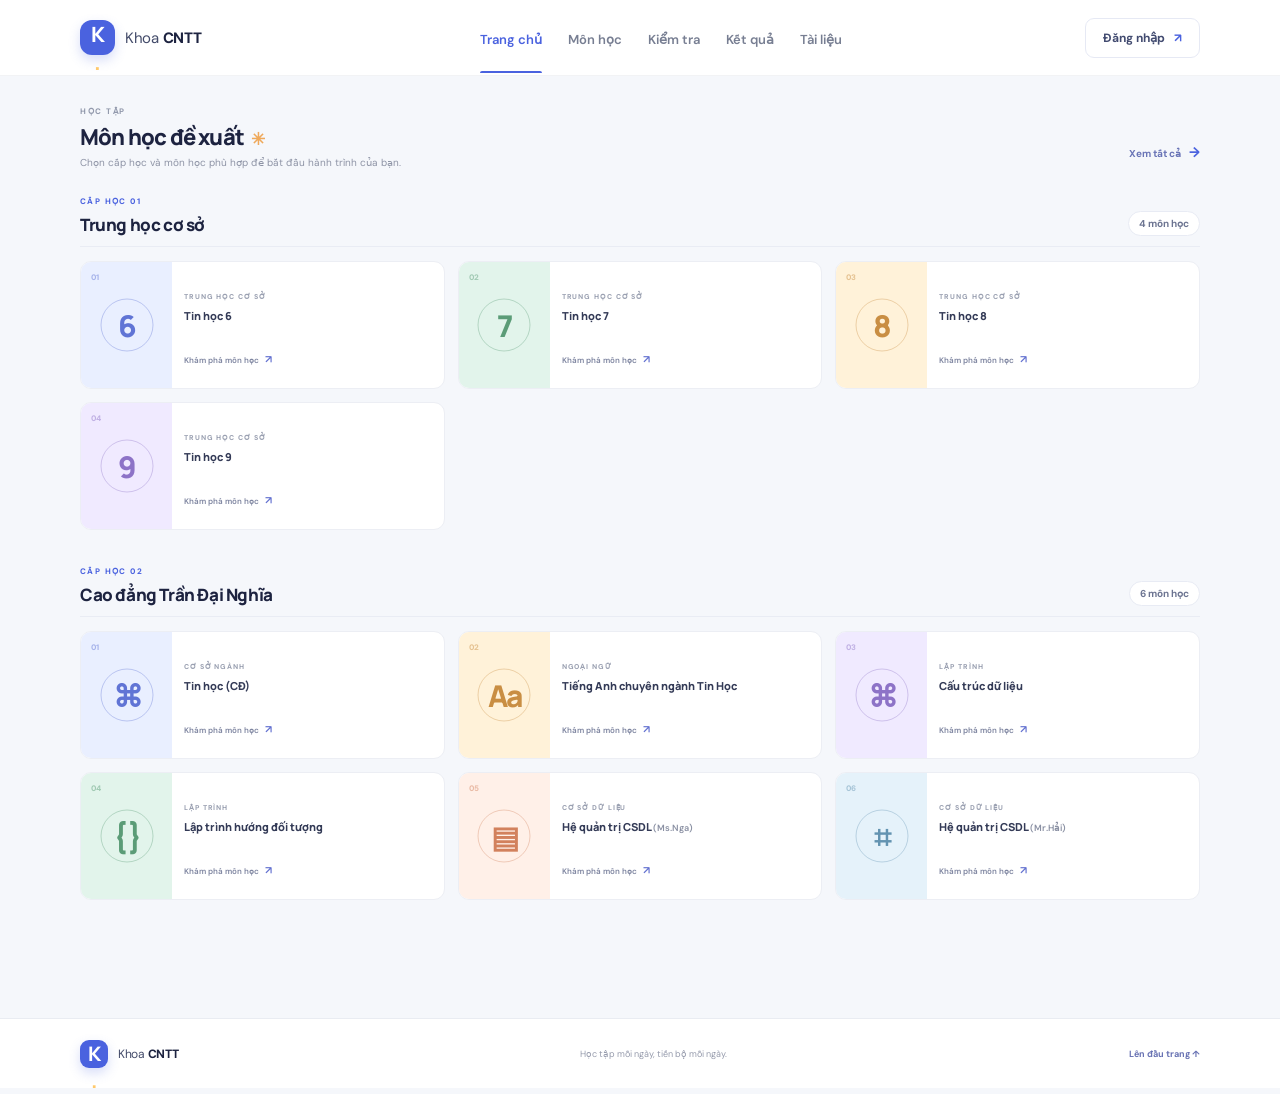
<file: index.html>
<!doctype html>
<html lang="vi">
  <head>
    <meta charset="utf-8">
    <meta name="viewport" content="width=device-width, initial-scale=1">
    <meta name="theme-color" content="#f5f7fb">
    <meta name="description" content="Khoa CNTT — cổng học tập trực tuyến với môn học, tài liệu và bài kiểm tra.">
    <title>Khoa CNTT — Học tập mỗi ngày</title>
    <link rel="preconnect" href="https://fonts.googleapis.com">
    <link rel="preconnect" href="https://fonts.gstatic.com" crossorigin>
    <link href="https://fonts.googleapis.com/css2?family=DM+Sans:wght@400;500;600;700;800&family=Manrope:wght@400;500;600;700;800&display=swap" rel="stylesheet">
    <link rel="stylesheet" href="styles.css">
    <script src="app.js" defer></script>
  </head>
  <body>
    <header class="site-header">
      <div class="header-inner">
        <a class="brand" href="#trang-chu" aria-label="Khoa CNTT - Trang chủ">
          <span class="brand-mark" aria-hidden="true">K<span>.</span></span>
          <span class="brand-name">Khoa <strong>CNTT</strong></span>
        </a>
        <button class="menu-toggle" type="button" aria-expanded="false" aria-controls="primary-nav" aria-label="Mở menu">
          <span></span><span></span><span></span>
        </button>
        <nav class="primary-nav" id="primary-nav" aria-label="Điều hướng chính">
          <a class="nav-link active" href="#trang-chu">Trang chủ</a>
          <a class="nav-link" href="mon-hoc.html">Môn học</a>
          <a class="nav-link" href="kiem-tra.html">Kiểm tra</a>
          <a class="nav-link" href="ket-qua.html">Kết quả</a>
          <a class="nav-link" href="#tai-lieu">Tài liệu</a>
        </nav>
        <a class="header-cta" href="login.html">Đăng nhập <span aria-hidden="true">↗</span></a>
      </div>
    </header>

    <main id="trang-chu">
      <div class="page-shell">
        <section class="content-section courses-section" id="mon-hoc" aria-labelledby="courses-title">
          <div class="section-heading">
            <div>
              <div class="section-kicker">HỌC TẬP</div>
              <h2 id="courses-title">Môn học đề xuất <span class="heading-spark">✳</span></h2>
              <p>Chọn cấp học và môn học phù hợp để bắt đầu hành trình của bạn.</p>
            </div>
            <a class="view-all" href="mon-hoc.html">Xem tất cả <span aria-hidden="true">→</span></a>
          </div>

          <div class="course-group" aria-labelledby="level-thcs">
            <div class="course-group-header">
              <div>
                <span class="course-level-tag">CẤP HỌC 01</span>
                <h3 id="level-thcs">Trung học cơ sở</h3>
              </div>
              <span class="course-group-count">4 môn học</span>
            </div>
            <div class="course-grid">
              <a class="course-card course-blue" href="#kiem-tra">
                <div class="course-art"><span class="course-glyph">01</span><span class="art-symbol">6</span><span class="art-ring"></span></div>
                <div class="course-info"><span class="course-label">TRUNG HỌC CƠ SỞ</span><h4>Tin học 6</h4><span class="course-link">Khám phá môn học <span aria-hidden="true">↗</span></span></div>
              </a>
              <a class="course-card course-mint" href="#kiem-tra">
                <div class="course-art"><span class="course-glyph">02</span><span class="art-symbol">7</span><span class="art-ring"></span></div>
                <div class="course-info"><span class="course-label">TRUNG HỌC CƠ SỞ</span><h4>Tin học 7</h4><span class="course-link">Khám phá môn học <span aria-hidden="true">↗</span></span></div>
              </a>
              <a class="course-card course-yellow" href="#kiem-tra">
                <div class="course-art"><span class="course-glyph">03</span><span class="art-symbol">8</span><span class="art-ring"></span></div>
                <div class="course-info"><span class="course-label">TRUNG HỌC CƠ SỞ</span><h4>Tin học 8</h4><span class="course-link">Khám phá môn học <span aria-hidden="true">↗</span></span></div>
              </a>
              <a class="course-card course-lilac" href="#kiem-tra">
                <div class="course-art"><span class="course-glyph">04</span><span class="art-symbol">9</span><span class="art-ring"></span></div>
                <div class="course-info"><span class="course-label">TRUNG HỌC CƠ SỞ</span><h4>Tin học 9</h4><span class="course-link">Khám phá môn học <span aria-hidden="true">↗</span></span></div>
              </a>
            </div>
          </div>

          <div class="course-group" aria-labelledby="level-cd">
            <div class="course-group-header">
              <div>
                <span class="course-level-tag">CẤP HỌC 02</span>
                <h3 id="level-cd">Cao đẳng Trần Đại Nghĩa</h3>
              </div>
              <span class="course-group-count">6 môn học</span>
            </div>
            <div class="course-grid">
              <a class="course-card course-blue" href="#kiem-tra">
                <div class="course-art"><span class="course-glyph">01</span><span class="art-symbol">⌘</span><span class="art-ring"></span></div>
                <div class="course-info"><span class="course-label">CƠ SỞ NGÀNH</span><h4>Tin học (CĐ)</h4><span class="course-link">Khám phá môn học <span aria-hidden="true">↗</span></span></div>
              </a>
              <a class="course-card course-yellow" href="#kiem-tra">
                <div class="course-art"><span class="course-glyph">02</span><span class="art-symbol">Aa</span><span class="art-ring"></span></div>
                <div class="course-info"><span class="course-label">NGOẠI NGỮ</span><h4>Tiếng Anh chuyên ngành Tin Học</h4><span class="course-link">Khám phá môn học <span aria-hidden="true">↗</span></span></div>
              </a>
              <a class="course-card course-lilac" href="#kiem-tra">
                <div class="course-art"><span class="course-glyph">03</span><span class="art-symbol">⌘</span><span class="art-ring"></span></div>
                <div class="course-info"><span class="course-label">LẬP TRÌNH</span><h4>Cấu trúc dữ liệu</h4><span class="course-link">Khám phá môn học <span aria-hidden="true">↗</span></span></div>
              </a>
              <a class="course-card course-mint" href="#kiem-tra">
                <div class="course-art"><span class="course-glyph">04</span><span class="art-symbol">{ }</span><span class="art-ring"></span></div>
                <div class="course-info"><span class="course-label">LẬP TRÌNH</span><h4>Lập trình hướng đối tượng</h4><span class="course-link">Khám phá môn học <span aria-hidden="true">↗</span></span></div>
              </a>
              <a class="course-card course-peach" href="#kiem-tra">
                <div class="course-art"><span class="course-glyph">05</span><span class="art-symbol">▤</span><span class="art-ring"></span></div>
                <div class="course-info"><span class="course-label">CƠ SỞ DỮ LIỆU</span><h4>Hệ quản trị CSDL <span class="teacher">(Ms.Nga)</span></h4><span class="course-link">Khám phá môn học <span aria-hidden="true">↗</span></span></div>
              </a>
              <a class="course-card course-sky" href="#kiem-tra">
                <div class="course-art"><span class="course-glyph">06</span><span class="art-symbol">⌗</span><span class="art-ring"></span></div>
                <div class="course-info"><span class="course-label">CƠ SỞ DỮ LIỆU</span><h4>Hệ quản trị CSDL <span class="teacher">(Mr.Hải)</span></h4><span class="course-link">Khám phá môn học <span aria-hidden="true">↗</span></span></div>
              </a>
            </div>
          </div>
        </section>
      </div>
    </main>

    <footer class="site-footer">
      <div class="footer-inner">
        <a class="brand footer-brand" href="#trang-chu">
          <span class="brand-mark" aria-hidden="true">K<span>.</span></span>
          <span class="brand-name">Khoa <strong>CNTT</strong></span>
        </a>
        <span>Học tập mỗi ngày, tiến bộ mỗi ngày.</span>
        <a href="#trang-chu">Lên đầu trang ↑</a>
      </div>
    </footer>

    <dialog class="quiz-dialog" id="quiz-dialog" aria-labelledby="quiz-title">
      <div class="quiz-dialog-inner">
        <div class="dialog-top">
          <span class="dialog-brand"><span class="brand-mark" aria-hidden="true">K<span>.</span></span> BÀI KIỂM TRA NHANH</span>
          <button class="icon-button" id="close-quiz" type="button" aria-label="Đóng bài kiểm tra">×</button>
        </div>
        <div id="quiz-content"></div>
      </div>
    </dialog>
  </body>
</html>
</file>
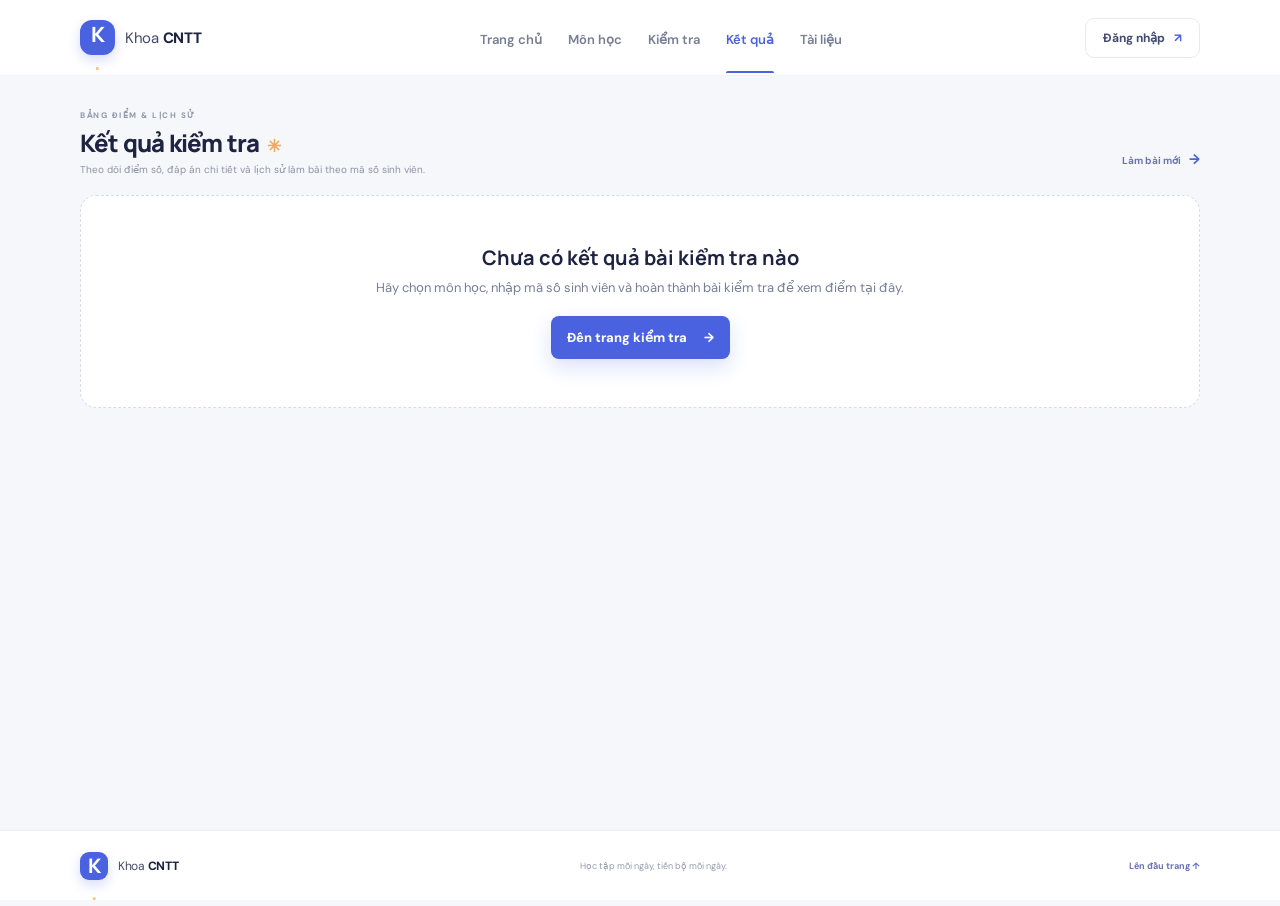
<file: ket-qua.html>
<!doctype html>
<html lang="vi">
  <head>
    <meta charset="utf-8">
    <meta name="viewport" content="width=device-width, initial-scale=1">
    <meta name="theme-color" content="#f5f7fb">
    <meta name="description" content="Khoa CNTT — Xem điểm số, chi tiết bài làm và lịch sử kết quả kiểm tra trắc nghiệm.">
    <title>Kết quả — Khoa CNTT</title>
    <link rel="preconnect" href="https://fonts.googleapis.com">
    <link rel="preconnect" href="https://fonts.gstatic.com" crossorigin>
    <link href="https://fonts.googleapis.com/css2?family=DM+Sans:wght@400;500;600;700;800&family=Manrope:wght@400;500;600;700;800&display=swap" rel="stylesheet">
    <link rel="stylesheet" href="styles.css">
    <script src="app.js" defer></script>
  </head>
  <body>
    <header class="site-header">
      <div class="header-inner">
        <a class="brand" href="index.html" aria-label="Khoa CNTT - Trang chủ">
          <span class="brand-mark" aria-hidden="true">K<span>.</span></span>
          <span class="brand-name">Khoa <strong>CNTT</strong></span>
        </a>
        <button class="menu-toggle" type="button" aria-expanded="false" aria-controls="primary-nav" aria-label="Mở menu">
          <span></span><span></span><span></span>
        </button>
        <nav class="primary-nav" id="primary-nav" aria-label="Điều hướng chính">
          <a class="nav-link" href="index.html">Trang chủ</a>
          <a class="nav-link" href="mon-hoc.html">Môn học</a>
          <a class="nav-link" href="kiem-tra.html">Kiểm tra</a>
          <a class="nav-link active" href="ket-qua.html">Kết quả</a>
          <a class="nav-link" href="index.html#tai-lieu">Tài liệu</a>
        </nav>
        <a class="header-cta" href="login.html">Đăng nhập <span aria-hidden="true">↗</span></a>
      </div>
    </header>

    <main id="top">
      <div class="page-shell results-shell">
        <section class="content-section" aria-labelledby="results-title">
          <div class="section-heading">
            <div>
              <div class="section-kicker">BẢNG ĐIỂM & LỊCH SỬ</div>
              <h1 id="results-title" class="results-page-title">Kết quả kiểm tra <span class="heading-spark">✳</span></h1>
              <p>Theo dõi điểm số, đáp án chi tiết và lịch sử làm bài theo mã số sinh viên.</p>
            </div>
            <a class="view-all" href="kiem-tra.html">Làm bài mới <span aria-hidden="true">→</span></a>
          </div>

          <div id="results-root"></div>
        </section>
      </div>
    </main>

    <footer class="site-footer">
      <div class="footer-inner">
        <a class="brand footer-brand" href="index.html">
          <span class="brand-mark" aria-hidden="true">K<span>.</span></span>
          <span class="brand-name">Khoa <strong>CNTT</strong></span>
        </a>
        <span>Học tập mỗi ngày, tiến bộ mỗi ngày.</span>
        <a href="#top">Lên đầu trang ↑</a>
      </div>
    </footer>
  </body>
</html>
</file>
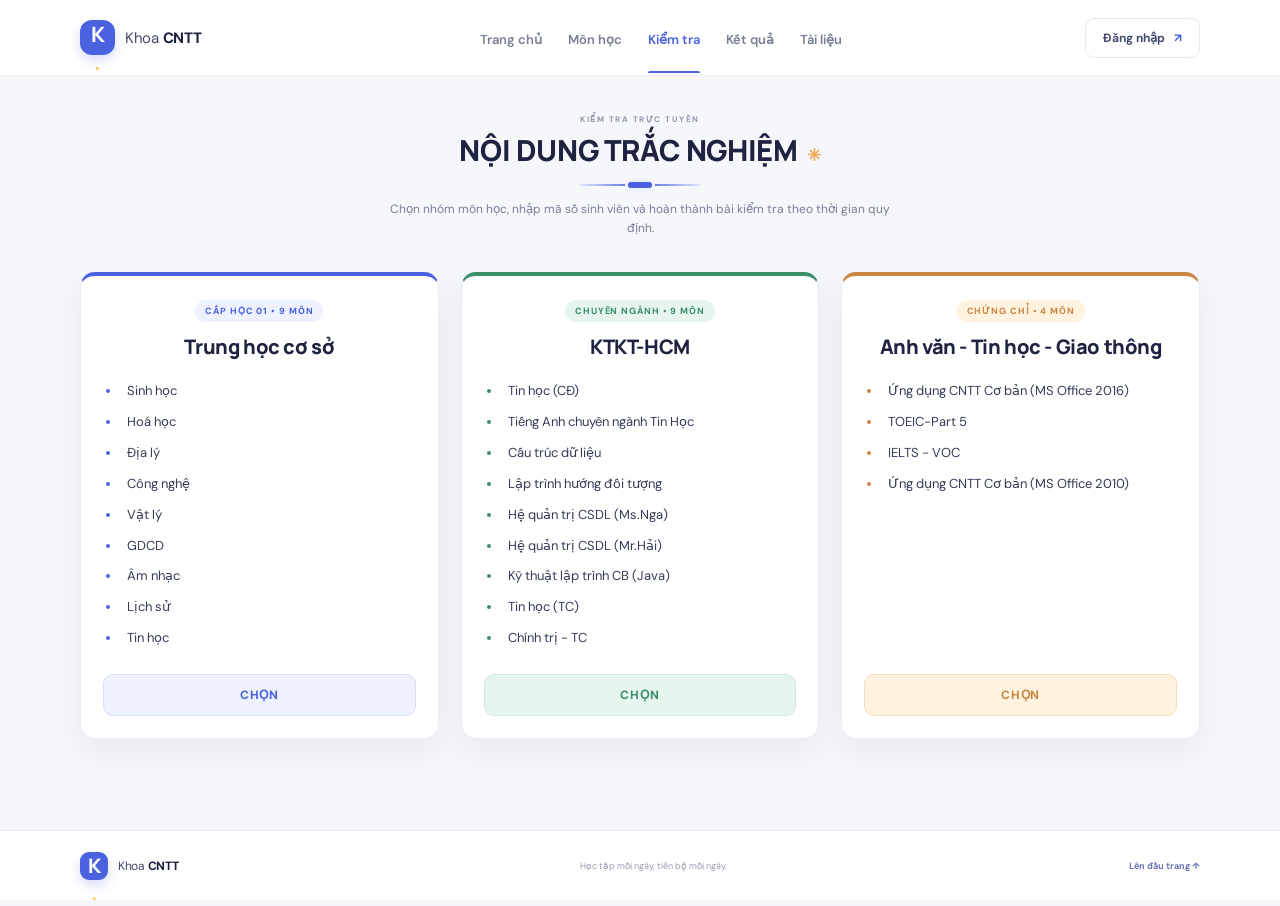
<file: kiem-tra.html>
<!doctype html>
<html lang="vi">
  <head>
    <meta charset="utf-8">
    <meta name="viewport" content="width=device-width, initial-scale=1">
    <meta name="theme-color" content="#f5f7fb">
    <meta name="description" content="Khoa CNTT — Chọn môn học, nhập mã số sinh viên và làm bài kiểm tra trắc nghiệm trực tuyến.">
    <title>Kiểm tra — Khoa CNTT</title>
    <link rel="preconnect" href="https://fonts.googleapis.com">
    <link rel="preconnect" href="https://fonts.gstatic.com" crossorigin>
    <link href="https://fonts.googleapis.com/css2?family=DM+Sans:wght@400;500;600;700;800&family=Manrope:wght@400;500;600;700;800&display=swap" rel="stylesheet">
    <link rel="stylesheet" href="styles.css">
    <script src="app.js" defer></script>
  </head>
  <body>
    <header class="site-header">
      <div class="header-inner">
        <a class="brand" href="index.html" aria-label="Khoa CNTT - Trang chủ">
          <span class="brand-mark" aria-hidden="true">K<span>.</span></span>
          <span class="brand-name">Khoa <strong>CNTT</strong></span>
        </a>
        <button class="menu-toggle" type="button" aria-expanded="false" aria-controls="primary-nav" aria-label="Mở menu">
          <span></span><span></span><span></span>
        </button>
        <nav class="primary-nav" id="primary-nav" aria-label="Điều hướng chính">
          <a class="nav-link" href="index.html">Trang chủ</a>
          <a class="nav-link" href="mon-hoc.html">Môn học</a>
          <a class="nav-link active" href="kiem-tra.html">Kiểm tra</a>
          <a class="nav-link" href="ket-qua.html">Kết quả</a>
          <a class="nav-link" href="index.html#tai-lieu">Tài liệu</a>
        </nav>
        <a class="header-cta" href="login.html">Đăng nhập <span aria-hidden="true">↗</span></a>
      </div>
    </header>

    <main id="top">
      <div class="page-shell exam-shell">
        <section class="exam-directory" id="exam-directory" aria-labelledby="exam-heading">
          <header class="exam-header">
            <div class="section-kicker">KIỂM TRA TRỰC TUYẾN</div>
            <h1 id="exam-heading">NỘI DUNG TRẮC NGHIỆM <span class="heading-spark">✳</span></h1>
            <div class="exam-divider" aria-hidden="true"><span></span></div>
            <p class="exam-subtitle">Chọn nhóm môn học, nhập mã số sinh viên và hoàn thành bài kiểm tra theo thời gian quy định.</p>
          </header>

          <div class="exam-cards">
            <article class="exam-card" data-category="thcs">
              <span class="exam-card-tag">CẤP HỌC 01 • 9 MÔN</span>
              <h2>Trung học cơ sở</h2>
              <ul class="exam-list">
                <li>Sinh học</li>
                <li>Hoá học</li>
                <li>Địa lý</li>
                <li>Công nghệ</li>
                <li>Vật lý</li>
                <li>GDCD</li>
                <li>Âm nhạc</li>
                <li>Lịch sử</li>
                <li>Tin học</li>
              </ul>
              <button class="exam-choose-btn" type="button" data-choose-category="thcs">CHỌN</button>
            </article>

            <article class="exam-card" data-category="ktkt">
              <span class="exam-card-tag">CHUYÊN NGÀNH • 9 MÔN</span>
              <h2>KTKT-HCM</h2>
              <ul class="exam-list">
                <li>Tin học (CĐ)</li>
                <li>Tiếng Anh chuyên ngành Tin Học</li>
                <li>Cấu trúc dữ liệu</li>
                <li>Lập trình hướng đối tượng</li>
                <li>Hệ quản trị CSDL (Ms.Nga)</li>
                <li>Hệ quản trị CSDL (Mr.Hải)</li>
                <li>Kỹ thuật lập trình CB (Java)</li>
                <li>Tin học (TC)</li>
                <li>Chính trị - TC</li>
              </ul>
              <button class="exam-choose-btn" type="button" data-choose-category="ktkt">CHỌN</button>
            </article>

            <article class="exam-card" data-category="avthgt">
              <span class="exam-card-tag">CHỨNG CHỈ • 4 MÔN</span>
              <h2>Anh văn - Tin học - Giao thông</h2>
              <ul class="exam-list">
                <li>Ứng dụng CNTT Cơ bản (MS Office 2016)</li>
                <li>TOEIC-Part 5</li>
                <li>IELTS - VOC</li>
                <li>Ứng dụng CNTT Cơ bản (MS Office 2010)</li>
              </ul>
              <button class="exam-choose-btn" type="button" data-choose-category="avthgt">CHỌN</button>
            </article>
          </div>
        </section>

        <section class="exam-runner" id="exam-runner" hidden aria-live="polite">
          <div class="runner-topbar">
            <div class="runner-info">
              <span class="runner-badge" id="runner-category">Nhóm môn</span>
              <h2 id="runner-subject">Tên môn học</h2>
              <p>Mã số sinh viên: <strong id="runner-mssv">---</strong><span id="runner-grade-wrap" hidden> • <strong id="runner-grade"></strong></span></p>
            </div>
            <div class="runner-timer-box">
              <span class="timer-label">THỜI GIAN CÒN LẠI</span>
              <strong class="timer-value" id="runner-timer">00:00</strong>
            </div>
          </div>

          <div class="runner-progress-meta">
            <span id="runner-progress-text">Câu 1 / 10</span>
            <span id="runner-answered-text">Đã chọn: 0 / 10</span>
          </div>
          <div class="progress-track">
            <div class="progress-fill" id="runner-progress-bar" style="width: 0%"></div>
          </div>

          <div class="runner-question-nav" id="runner-question-nav" aria-label="Danh sách câu hỏi"></div>

          <div class="runner-question-card" id="runner-question-card"></div>

          <div class="auth-feedback runner-feedback" id="runner-feedback" role="status" aria-live="polite"></div>

          <div class="runner-actions">
            <button class="button runner-btn-secondary" type="button" id="runner-prev">← Câu trước</button>
            <button class="button runner-btn-secondary" type="button" id="runner-next">Câu tiếp theo →</button>
            <button class="button runner-btn-submit" type="button" id="runner-submit" disabled>Nộp bài & Xem kết quả ✓</button>
          </div>
        </section>
      </div>
    </main>

    <footer class="site-footer">
      <div class="footer-inner">
        <a class="brand footer-brand" href="index.html">
          <span class="brand-mark" aria-hidden="true">K<span>.</span></span>
          <span class="brand-name">Khoa <strong>CNTT</strong></span>
        </a>
        <span>Học tập mỗi ngày, tiến bộ mỗi ngày.</span>
        <a href="#top">Lên đầu trang ↑</a>
      </div>
    </footer>

    <dialog class="quiz-dialog exam-setup-dialog" id="exam-setup-dialog" aria-labelledby="setup-title">
      <div class="quiz-dialog-inner">
        <div class="dialog-top">
          <span class="dialog-brand"><span class="brand-mark" aria-hidden="true">K<span>.</span></span> THIẾT LẬP BÀI KIỂM TRA</span>
          <button class="icon-button" id="close-setup" type="button" aria-label="Đóng cửa sổ">×</button>
        </div>

        <form class="exam-setup-form" id="exam-setup-form" novalidate>
          <div class="setup-heading">
            <span class="section-kicker" id="setup-category-label">DANH MỤC</span>
            <h2 id="setup-title">Chọn môn & cấu hình làm bài</h2>
          </div>

          <label class="field-group">
            <span>Mã số sinh viên <strong class="required-mark">*</strong></span>
            <input type="text" id="setup-mssv" name="mssv" placeholder="Nhập mã số sinh viên (vd: 22110045)" autocomplete="off" required>
          </label>

          <label class="field-group">
            <span>Chọn môn học cụ thể <strong class="required-mark">*</strong></span>
            <select id="setup-subject" name="subject" required></select>
          </label>

          <label class="field-group" id="setup-grade-group" hidden>
            <span>Chọn lớp <strong class="required-mark">*</strong></span>
            <select id="setup-grade" name="grade">
              <option value="">Chọn lớp</option>
              <option value="Lớp 6">Lớp 6</option>
              <option value="Lớp 7">Lớp 7</option>
              <option value="Lớp 8">Lớp 8</option>
              <option value="Lớp 9">Lớp 9</option>
            </select>
          </label>

          <div class="setup-row">
            <label class="field-group">
              <span>Số câu hỏi</span>
              <select id="setup-count" name="count">
                <option value="5">5 câu hỏi</option>
                <option value="10" selected>10 câu hỏi</option>
                <option value="15">15 câu hỏi</option>
                <option value="20">20 câu hỏi</option>
              </select>
            </label>

            <label class="field-group">
              <span>Thời gian làm bài</span>
              <select id="setup-duration" name="duration">
                <option value="3">3 phút</option>
                <option value="5">5 phút</option>
                <option value="10" selected>10 phút</option>
                <option value="15">15 phút</option>
                <option value="30">30 phút</option>
              </select>
            </label>
          </div>

          <div class="auth-feedback" id="setup-feedback" role="status" aria-live="polite"></div>

          <button class="button auth-submit" type="submit">Bắt đầu làm bài <span aria-hidden="true">→</span></button>
        </form>
      </div>
    </dialog>
  </body>
</html>
</file>
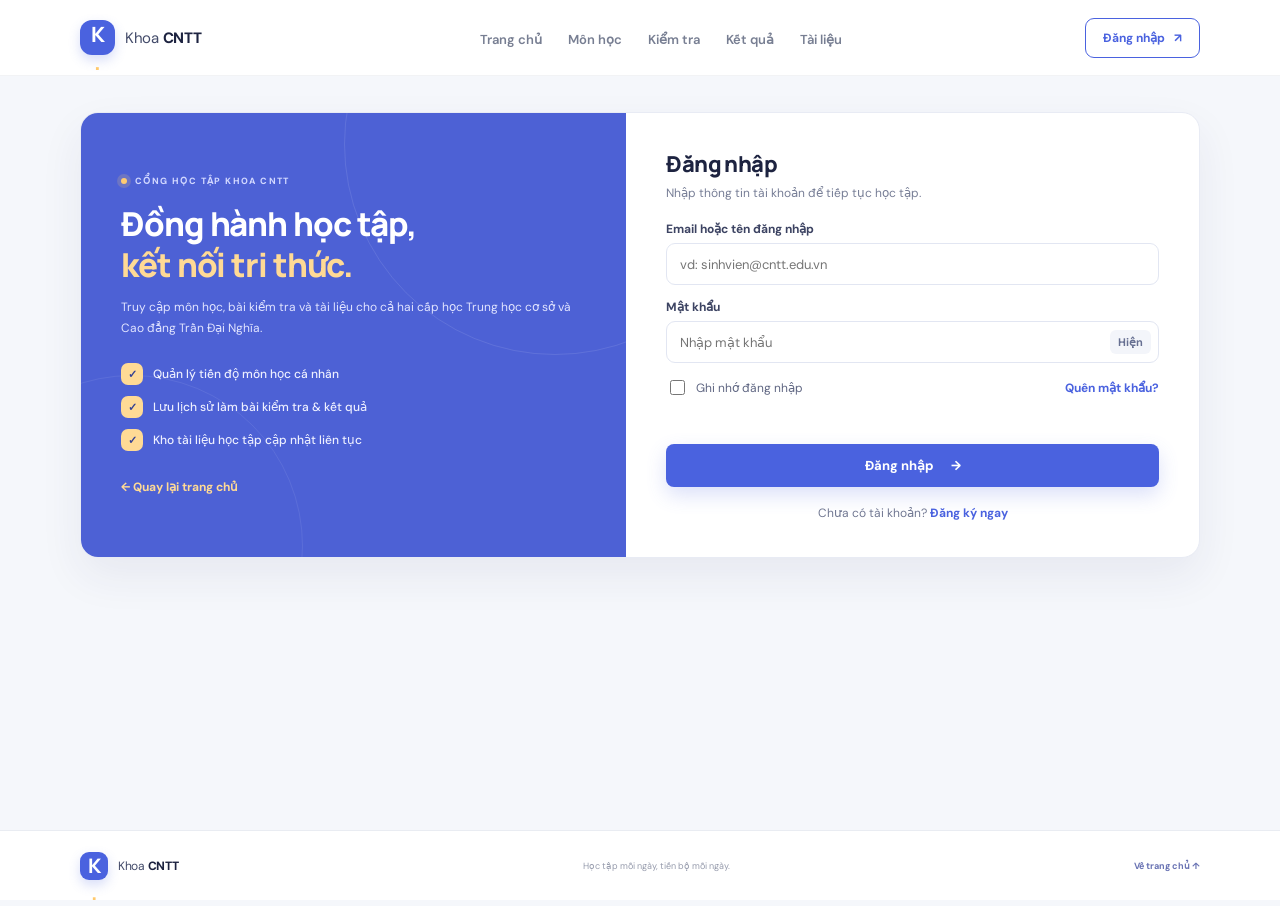
<file: login.html>
<!doctype html>
<html lang="vi">
  <head>
    <meta charset="utf-8">
    <meta name="viewport" content="width=device-width, initial-scale=1">
    <meta name="theme-color" content="#f5f7fb">
    <meta name="description" content="Khoa CNTT — Đăng nhập hoặc đăng ký tài khoản học tập.">
    <title>Đăng nhập & Đăng ký — Khoa CNTT</title>
    <link rel="preconnect" href="https://fonts.googleapis.com">
    <link rel="preconnect" href="https://fonts.gstatic.com" crossorigin>
    <link href="https://fonts.googleapis.com/css2?family=DM+Sans:wght@400;500;600;700;800&family=Manrope:wght@400;500;600;700;800&display=swap" rel="stylesheet">
    <link rel="stylesheet" href="styles.css">
    <script src="app.js" defer></script>
  </head>
  <body>
    <header class="site-header">
      <div class="header-inner">
        <a class="brand" href="index.html#trang-chu" aria-label="Khoa CNTT - Trang chủ">
          <span class="brand-mark" aria-hidden="true">K<span>.</span></span>
          <span class="brand-name">Khoa <strong>CNTT</strong></span>
        </a>
        <button class="menu-toggle" type="button" aria-expanded="false" aria-controls="primary-nav" aria-label="Mở menu">
          <span></span><span></span><span></span>
        </button>
        <nav class="primary-nav" id="primary-nav" aria-label="Điều hướng chính">
          <a class="nav-link" href="index.html#trang-chu">Trang chủ</a>
          <a class="nav-link" href="mon-hoc.html">Môn học</a>
          <a class="nav-link" href="kiem-tra.html">Kiểm tra</a>
          <a class="nav-link" href="ket-qua.html">Kết quả</a>
          <a class="nav-link" href="index.html#tai-lieu">Tài liệu</a>
        </nav>
        <a class="header-cta active-cta" href="login.html">Đăng nhập <span aria-hidden="true">↗</span></a>
      </div>
    </header>

    <main>
      <div class="page-shell auth-shell">
        <section class="auth-card" aria-labelledby="auth-heading">
          <div class="auth-aside">
            <div class="eyebrow"><span class="eyebrow-dot"></span> CỔNG HỌC TẬP KHOA CNTT</div>
            <h1 id="auth-heading">Đồng hành học tập,<br><span>kết nối tri thức.</span></h1>
            <p>Truy cập môn học, bài kiểm tra và tài liệu cho cả hai cấp học Trung học cơ sở và Cao đẳng Trần Đại Nghĩa.</p>
            <ul class="auth-highlights">
              <li><span>✓</span> Quản lý tiến độ môn học cá nhân</li>
              <li><span>✓</span> Lưu lịch sử làm bài kiểm tra & kết quả</li>
              <li><span>✓</span> Kho tài liệu học tập cập nhật liên tục</li>
            </ul>
            <a class="auth-back-link" href="index.html">← Quay lại trang chủ</a>
          </div>

          <div class="auth-main">
            <div class="auth-panel" id="panel-login">
              <div class="auth-panel-header">
                <h2>Đăng nhập</h2>
                <p>Nhập thông tin tài khoản để tiếp tục học tập.</p>
              </div>
              <form class="auth-form" id="login-form" novalidate>
                <label class="field-group">
                  <span>Email hoặc tên đăng nhập</span>
                  <input type="text" name="username" autocomplete="username" placeholder="vd: sinhvien@cntt.edu.vn" required>
                </label>
                <label class="field-group">
                  <span>Mật khẩu</span>
                  <div class="password-field">
                    <input type="password" name="password" autocomplete="current-password" placeholder="Nhập mật khẩu" required>
                    <button class="password-toggle" type="button" aria-label="Hiện mật khẩu">Hiện</button>
                  </div>
                </label>
                <div class="auth-row">
                  <label class="checkbox-field">
                    <input type="checkbox" name="remember">
                    <span>Ghi nhớ đăng nhập</span>
                  </label>
                  <button class="text-action" type="button" data-forgot-password>Quên mật khẩu?</button>
                </div>
                <div class="auth-feedback" role="status" aria-live="polite"></div>
                <button class="button auth-submit" type="submit">Đăng nhập <span aria-hidden="true">→</span></button>
              </form>
              <p class="auth-switch">Chưa có tài khoản? <button class="text-action" type="button" data-auth-switch="register">Đăng ký ngay</button></p>
            </div>

            <div class="auth-panel" id="panel-register" hidden>
              <div class="auth-panel-header">
                <h2>Đăng ký</h2>
                <p>Đăng ký để truy cập đầy đủ bài kiểm tra và tài liệu.</p>
              </div>
              <form class="auth-form" id="register-form" novalidate>
                <label class="field-group">
                  <span>Họ và tên</span>
                  <input type="text" name="fullname" autocomplete="name" placeholder="Nguyễn Văn A" required>
                </label>
                <label class="field-group">
                  <span>Cấp học</span>
                  <select name="level" required>
                    <option value="">Chọn cấp học</option>
                    <option value="thcs">Trung học cơ sở</option>
                    <option value="cd-tdn">Cao đẳng Trần Đại Nghĩa</option>
                  </select>
                </label>
                <label class="field-group">
                  <span>Email</span>
                  <input type="email" name="email" autocomplete="email" placeholder="tenban@example.com" required>
                </label>
                <label class="field-group">
                  <span>Mật khẩu</span>
                  <div class="password-field">
                    <input type="password" name="password" autocomplete="new-password" placeholder="Tối thiểu 6 ký tự" required>
                    <button class="password-toggle" type="button" aria-label="Hiện mật khẩu">Hiện</button>
                  </div>
                </label>
                <label class="field-group">
                  <span>Xác nhận mật khẩu</span>
                  <div class="password-field">
                    <input type="password" name="confirmPassword" autocomplete="new-password" placeholder="Nhập lại mật khẩu" required>
                    <button class="password-toggle" type="button" aria-label="Hiện mật khẩu">Hiện</button>
                  </div>
                </label>
                <div class="auth-feedback" role="status" aria-live="polite"></div>
                <button class="button auth-submit" type="submit">Đăng ký tài khoản <span aria-hidden="true">→</span></button>
              </form>
              <p class="auth-switch">Đã có tài khoản? <button class="text-action" type="button" data-auth-switch="login">Đăng nhập</button></p>
            </div>
          </div>
        </section>
      </div>
    </main>

    <footer class="site-footer">
      <div class="footer-inner">
        <a class="brand footer-brand" href="index.html#trang-chu">
          <span class="brand-mark" aria-hidden="true">K<span>.</span></span>
          <span class="brand-name">Khoa <strong>CNTT</strong></span>
        </a>
        <span>Học tập mỗi ngày, tiến bộ mỗi ngày.</span>
        <a href="index.html">Về trang chủ ↑</a>
      </div>
    </footer>
  </body>
</html>
</file>
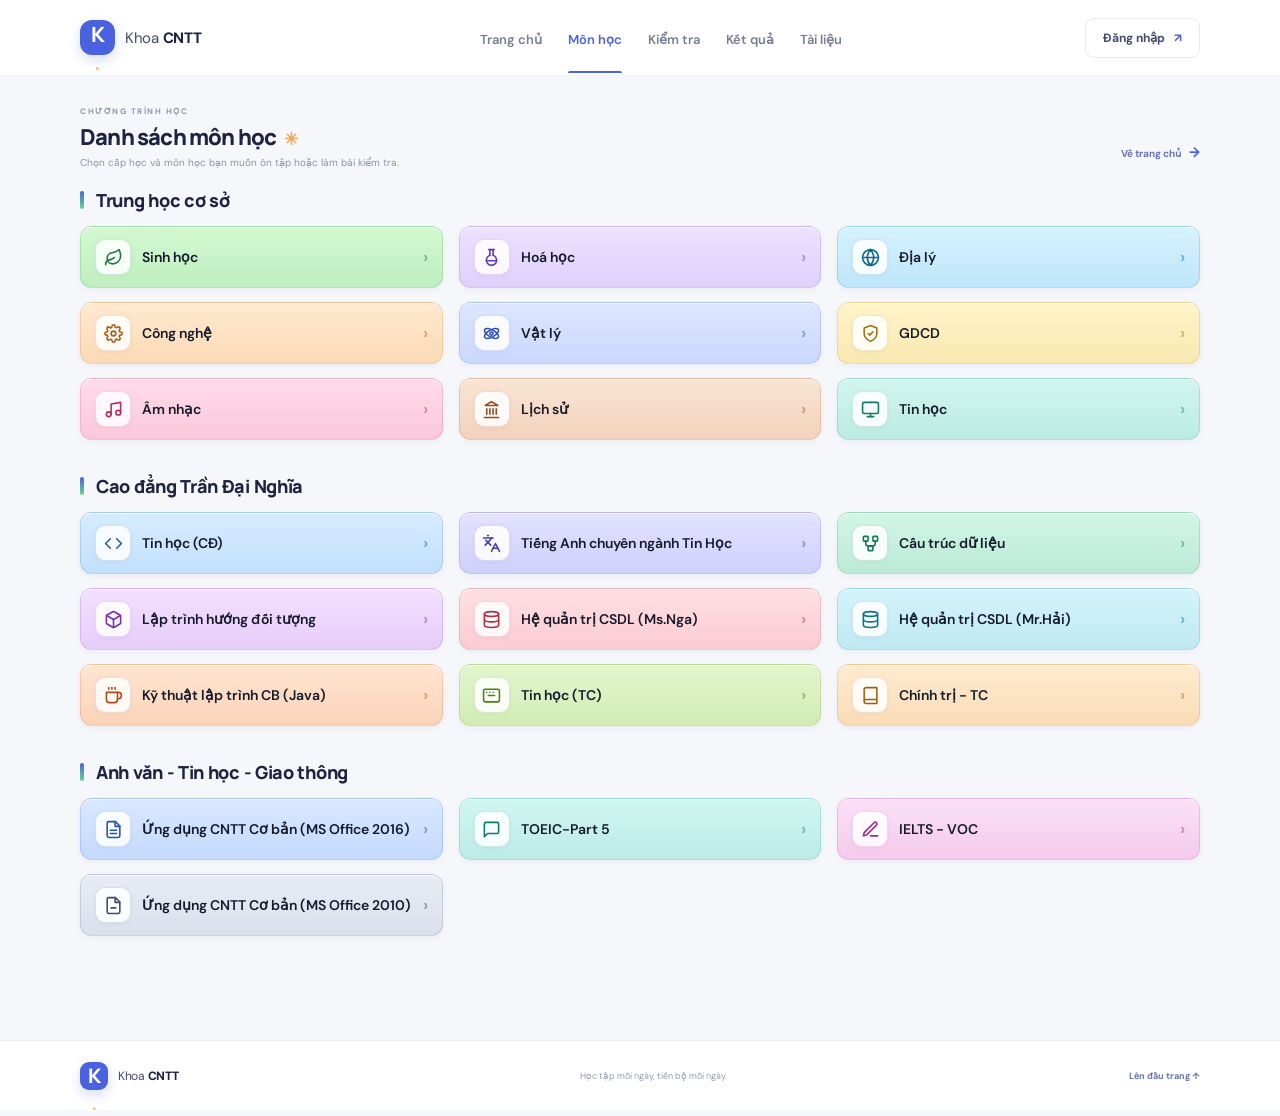
<file: mon-hoc.html>
<!doctype html>
<html lang="vi">
  <head>
    <meta charset="utf-8">
    <meta name="viewport" content="width=device-width, initial-scale=1">
    <meta name="theme-color" content="#f5f7fb">
    <meta name="description" content="Khoa CNTT — danh sách đầy đủ các môn học theo từng cấp học và chương trình đào tạo.">
    <title>Môn học — Khoa CNTT</title>
    <link rel="preconnect" href="https://fonts.googleapis.com">
    <link rel="preconnect" href="https://fonts.gstatic.com" crossorigin>
    <link href="https://fonts.googleapis.com/css2?family=DM+Sans:wght@400;500;600;700;800&family=Manrope:wght@400;500;600;700;800&display=swap" rel="stylesheet">
    <link rel="stylesheet" href="styles.css">
    <script src="app.js" defer></script>
  </head>
  <body>
    <header class="site-header">
      <div class="header-inner">
        <a class="brand" href="index.html" aria-label="Khoa CNTT - Trang chủ">
          <span class="brand-mark" aria-hidden="true">K<span>.</span></span>
          <span class="brand-name">Khoa <strong>CNTT</strong></span>
        </a>
        <button class="menu-toggle" type="button" aria-expanded="false" aria-controls="primary-nav" aria-label="Mở menu">
          <span></span><span></span><span></span>
        </button>
        <nav class="primary-nav" id="primary-nav" aria-label="Điều hướng chính">
          <a class="nav-link" href="index.html">Trang chủ</a>
          <a class="nav-link active" href="mon-hoc.html">Môn học</a>
          <a class="nav-link" href="kiem-tra.html">Kiểm tra</a>
          <a class="nav-link" href="ket-qua.html">Kết quả</a>
          <a class="nav-link" href="index.html#tai-lieu">Tài liệu</a>
        </nav>
        <a class="header-cta" href="login.html">Đăng nhập <span aria-hidden="true">↗</span></a>
      </div>
    </header>

    <main id="top">
      <div class="page-shell subjects-container">
        <section class="content-section courses-section" id="mon-hoc" aria-labelledby="subjects-title">
          <div class="section-heading">
            <div>
              <div class="section-kicker">CHƯƠNG TRÌNH HỌC</div>
              <h2 id="subjects-title">Danh sách môn học <span class="heading-spark">✳</span></h2>
              <p>Chọn cấp học và môn học bạn muốn ôn tập hoặc làm bài kiểm tra.</p>
            </div>
            <a class="view-all" href="index.html">Về trang chủ <span aria-hidden="true">→</span></a>
          </div>

          <section class="subject-group" aria-labelledby="level-thcs">
            <h3 class="group-title" id="level-thcs">Trung học cơ sở</h3>
            <div class="subject-grid">
              <a href="#sinh-hoc" class="subject-card" data-subject="Sinh học">
                <span class="subject-thumb" aria-hidden="true">
                  <svg viewBox="0 0 24 24" fill="none" stroke="currentColor" stroke-width="2" stroke-linecap="round" stroke-linejoin="round">
                    <path d="M11 20A7 7 0 0 1 9.8 6.1C15.5 5 17 4.48 19 2c1 2 2 4.18 2 8 0 5.5-4.78 10-10 10Z"/>
                    <path d="M2 21c0-3 1.85-5.36 5.08-6C9.5 14.52 12 13 13 12"/>
                  </svg>
                </span>
                <span class="subject-label">Sinh học</span>
              </a>

              <a href="#hoa-hoc" class="subject-card" data-subject="Hoá học">
                <span class="subject-thumb" aria-hidden="true">
                  <svg viewBox="0 0 24 24" fill="none" stroke="currentColor" stroke-width="2" stroke-linecap="round" stroke-linejoin="round">
                    <path d="M10 2v7.31"/><path d="M14 9.3V2"/><path d="M8.5 2h7"/>
                    <path d="M14 9.3a6.5 6.5 0 1 1-4 0"/><path d="M5.52 16h12.96"/>
                  </svg>
                </span>
                <span class="subject-label">Hoá học</span>
              </a>

              <a href="#dia-ly" class="subject-card" data-subject="Địa lý">
                <span class="subject-thumb" aria-hidden="true">
                  <svg viewBox="0 0 24 24" fill="none" stroke="currentColor" stroke-width="2" stroke-linecap="round" stroke-linejoin="round">
                    <circle cx="12" cy="12" r="10"/>
                    <path d="M12 2a14.5 14.5 0 0 0 0 20 14.5 14.5 0 0 0 0-20"/><path d="M2 12h20"/>
                  </svg>
                </span>
                <span class="subject-label">Địa lý</span>
              </a>

              <a href="#cong-nghe" class="subject-card" data-subject="Công nghệ">
                <span class="subject-thumb" aria-hidden="true">
                  <svg viewBox="0 0 24 24" fill="none" stroke="currentColor" stroke-width="2" stroke-linecap="round" stroke-linejoin="round">
                    <circle cx="12" cy="12" r="3"/>
                    <path d="M19.4 15a1.65 1.65 0 0 0 .33 1.82l.06.06a2 2 0 1 1-2.83 2.83l-.06-.06a1.65 1.65 0 0 0-1.82-.33 1.65 1.65 0 0 0-1 1.51V21a2 2 0 0 1-4 0v-.09A1.65 1.65 0 0 0 9 19.4a1.65 1.65 0 0 0-1.82.33l-.06.06a2 2 0 1 1-2.83-2.83l.06-.06a1.65 1.65 0 0 0 .33-1.82 1.65 1.65 0 0 0-1.51-1H3a2 2 0 0 1 0-4h.09A1.65 1.65 0 0 0 4.6 9a1.65 1.65 0 0 0-.33-1.82l-.06-.06a2 2 0 1 1 2.83-2.83l.06.06a1.65 1.65 0 0 0 1.82.33H9a1.65 1.65 0 0 0 1-1.51V3a2 2 0 0 1 4 0v.09a1.65 1.65 0 0 0 1 1.51 1.65 1.65 0 0 0 1.82-.33l.06-.06a2 2 0 1 1 2.83 2.83l-.06.06a1.65 1.65 0 0 0-.33 1.82V9a1.65 1.65 0 0 0 1.51 1H21a2 2 0 0 1 0 4h-.09a1.65 1.65 0 0 0-1.51 1z"/>
                  </svg>
                </span>
                <span class="subject-label">Công nghệ</span>
              </a>

              <a href="#vat-ly" class="subject-card" data-subject="Vật lý">
                <span class="subject-thumb" aria-hidden="true">
                  <svg viewBox="0 0 24 24" fill="none" stroke="currentColor" stroke-width="2" stroke-linecap="round" stroke-linejoin="round">
                    <circle cx="12" cy="12" r="2"/>
                    <ellipse cx="12" cy="12" rx="10" ry="4.5" transform="rotate(30 12 12)"/>
                    <ellipse cx="12" cy="12" rx="10" ry="4.5" transform="rotate(-30 12 12)"/>
                  </svg>
                </span>
                <span class="subject-label">Vật lý</span>
              </a>

              <a href="#gdcd" class="subject-card" data-subject="GDCD">
                <span class="subject-thumb" aria-hidden="true">
                  <svg viewBox="0 0 24 24" fill="none" stroke="currentColor" stroke-width="2" stroke-linecap="round" stroke-linejoin="round">
                    <path d="M12 22s8-4 8-10V5l-8-3-8 3v7c0 6 8 10 8 10z"/><path d="m9 12 2 2 4-4"/>
                  </svg>
                </span>
                <span class="subject-label">GDCD</span>
              </a>

              <a href="#am-nhac" class="subject-card" data-subject="Âm nhạc">
                <span class="subject-thumb" aria-hidden="true">
                  <svg viewBox="0 0 24 24" fill="none" stroke="currentColor" stroke-width="2" stroke-linecap="round" stroke-linejoin="round">
                    <path d="M9 18V5l12-2v13"/><circle cx="6" cy="18" r="3"/><circle cx="18" cy="16" r="3"/>
                  </svg>
                </span>
                <span class="subject-label">Âm nhạc</span>
              </a>

              <a href="#lich-su" class="subject-card" data-subject="Lịch sử">
                <span class="subject-thumb" aria-hidden="true">
                  <svg viewBox="0 0 24 24" fill="none" stroke="currentColor" stroke-width="2" stroke-linecap="round" stroke-linejoin="round">
                    <path d="M3 22h18"/><path d="M6 18v-7"/><path d="M10 18v-7"/><path d="M14 18v-7"/><path d="M18 18v-7"/>
                    <polygon points="12 2 20 7 4 7"/>
                  </svg>
                </span>
                <span class="subject-label">Lịch sử</span>
              </a>

              <a href="#tin-hoc" class="subject-card" data-subject="Tin học">
                <span class="subject-thumb" aria-hidden="true">
                  <svg viewBox="0 0 24 24" fill="none" stroke="currentColor" stroke-width="2" stroke-linecap="round" stroke-linejoin="round">
                    <rect x="2" y="3" width="20" height="14" rx="2"/><path d="M8 21h8"/><path d="M12 17v4"/>
                  </svg>
                </span>
                <span class="subject-label">Tin học</span>
              </a>
            </div>
          </section>

          <section class="subject-group" aria-labelledby="level-cd">
            <h3 class="group-title" id="level-cd">Cao đẳng Trần Đại Nghĩa</h3>
            <div class="subject-grid">
              <a href="#tin-hoc-cd" class="subject-card" data-subject="Tin học (CĐ)">
                <span class="subject-thumb" aria-hidden="true">
                  <svg viewBox="0 0 24 24" fill="none" stroke="currentColor" stroke-width="2" stroke-linecap="round" stroke-linejoin="round">
                    <polyline points="16 18 22 12 16 6"/><polyline points="8 6 2 12 8 18"/>
                  </svg>
                </span>
                <span class="subject-label">Tin học (CĐ)</span>
              </a>

              <a href="#tieng-anh-chuyen-nganh" class="subject-card" data-subject="Tiếng Anh chuyên ngành Tin Học">
                <span class="subject-thumb" aria-hidden="true">
                  <svg viewBox="0 0 24 24" fill="none" stroke="currentColor" stroke-width="2" stroke-linecap="round" stroke-linejoin="round">
                    <path d="m5 8 6 6"/><path d="m4 14 6-6 2-3"/><path d="M2 5h12"/><path d="M7 2h1"/>
                    <path d="m22 22-5-10-5 10"/><path d="M14 18h6"/>
                  </svg>
                </span>
                <span class="subject-label">Tiếng Anh chuyên ngành Tin Học</span>
              </a>

              <a href="#cau-truc-du-lieu" class="subject-card" data-subject="Cấu trúc dữ liệu">
                <span class="subject-thumb" aria-hidden="true">
                  <svg viewBox="0 0 24 24" fill="none" stroke="currentColor" stroke-width="2" stroke-linecap="round" stroke-linejoin="round">
                    <rect x="3" y="3" width="6" height="6" rx="1"/><rect x="15" y="3" width="6" height="6" rx="1"/>
                    <rect x="9" y="15" width="6" height="6" rx="1"/><path d="M6 9v3a3 3 0 0 0 3 3h6a3 3 0 0 0 3-3V9"/>
                  </svg>
                </span>
                <span class="subject-label">Cấu trúc dữ liệu</span>
              </a>

              <a href="#lap-trinh-huong-doi-tuong" class="subject-card" data-subject="Lập trình hướng đối tượng">
                <span class="subject-thumb" aria-hidden="true">
                  <svg viewBox="0 0 24 24" fill="none" stroke="currentColor" stroke-width="2" stroke-linecap="round" stroke-linejoin="round">
                    <path d="M21 16V8a2 2 0 0 0-1-1.73l-7-4a2 2 0 0 0-2 0l-7 4A2 2 0 0 0 3 8v8a2 2 0 0 0 1 1.73l7 4a2 2 0 0 0 2 0l7-4A2 2 0 0 0 21 16z"/>
                    <polyline points="3.27 6.96 12 12.01 20.73 6.96"/><line x1="12" y1="22.08" x2="12" y2="12"/>
                  </svg>
                </span>
                <span class="subject-label">Lập trình hướng đối tượng</span>
              </a>

              <a href="#he-quan-tri-csdl-nga" class="subject-card" data-subject="Hệ quản trị CSDL (Ms.Nga)">
                <span class="subject-thumb" aria-hidden="true">
                  <svg viewBox="0 0 24 24" fill="none" stroke="currentColor" stroke-width="2" stroke-linecap="round" stroke-linejoin="round">
                    <ellipse cx="12" cy="5" rx="9" ry="3"/><path d="M3 5v14c0 1.66 4 3 9 3s9-1.34 9-3V5"/>
                    <path d="M3 12c0 1.66 4 3 9 3s9-1.34 9-3"/>
                  </svg>
                </span>
                <span class="subject-label">Hệ quản trị CSDL (Ms.Nga)</span>
              </a>

              <a href="#he-quan-tri-csdl-hai" class="subject-card" data-subject="Hệ quản trị CSDL (Mr.Hải)">
                <span class="subject-thumb" aria-hidden="true">
                  <svg viewBox="0 0 24 24" fill="none" stroke="currentColor" stroke-width="2" stroke-linecap="round" stroke-linejoin="round">
                    <ellipse cx="12" cy="5" rx="9" ry="3"/><path d="M3 5v14c0 1.66 4 3 9 3s9-1.34 9-3V5"/>
                    <path d="M3 12c0 1.66 4 3 9 3s9-1.34 9-3"/>
                  </svg>
                </span>
                <span class="subject-label">Hệ quản trị CSDL (Mr.Hải)</span>
              </a>

              <a href="#ky-thuat-lap-trinh-java" class="subject-card" data-subject="Kỹ thuật lập trình CB (Java)">
                <span class="subject-thumb" aria-hidden="true">
                  <svg viewBox="0 0 24 24" fill="none" stroke="currentColor" stroke-width="2" stroke-linecap="round" stroke-linejoin="round">
                    <path d="M17 8h1a4 4 0 1 1 0 8h-1"/><path d="M3 8h14v9a4 4 0 0 1-4 4H7a4 4 0 0 1-4-4Z"/>
                    <line x1="6" y1="2" x2="6" y2="4"/><line x1="10" y1="2" x2="10" y2="4"/><line x1="14" y1="2" x2="14" y2="4"/>
                  </svg>
                </span>
                <span class="subject-label">Kỹ thuật lập trình CB (Java)</span>
              </a>

              <a href="#tin-hoc-tc" class="subject-card" data-subject="Tin học (TC)">
                <span class="subject-thumb" aria-hidden="true">
                  <svg viewBox="0 0 24 24" fill="none" stroke="currentColor" stroke-width="2" stroke-linecap="round" stroke-linejoin="round">
                    <rect x="2" y="4" width="20" height="16" rx="2"/><path d="M6 8h.01"/><path d="M10 8h.01"/><path d="M14 8h.01"/><path d="M8 12h8"/>
                  </svg>
                </span>
                <span class="subject-label">Tin học (TC)</span>
              </a>

              <a href="#chinh-tri-tc" class="subject-card" data-subject="Chính trị - TC">
                <span class="subject-thumb" aria-hidden="true">
                  <svg viewBox="0 0 24 24" fill="none" stroke="currentColor" stroke-width="2" stroke-linecap="round" stroke-linejoin="round">
                    <path d="M4 19.5v-15A2.5 2.5 0 0 1 6.5 2H20v20H6.5a2.5 2.5 0 0 1 0-5H20"/>
                  </svg>
                </span>
                <span class="subject-label">Chính trị - TC</span>
              </a>
            </div>
          </section>

          <section class="subject-group" aria-labelledby="level-av-th-gt">
            <h3 class="group-title" id="level-av-th-gt">Anh văn - Tin học - Giao thông</h3>
            <div class="subject-grid">
              <a href="#ung-dung-cntt-2016" class="subject-card" data-subject="Ứng dụng CNTT Cơ bản (MS Office 2016)">
                <span class="subject-thumb" aria-hidden="true">
                  <svg viewBox="0 0 24 24" fill="none" stroke="currentColor" stroke-width="2" stroke-linecap="round" stroke-linejoin="round">
                    <path d="M14.5 2H6a2 2 0 0 0-2 2v16a2 2 0 0 0 2 2h12a2 2 0 0 0 2-2V7.5L14.5 2z"/>
                    <polyline points="14 2 14 8 20 8"/><line x1="8" y1="13" x2="16" y2="13"/><line x1="8" y1="17" x2="16" y2="17"/>
                  </svg>
                </span>
                <span class="subject-label">Ứng dụng CNTT Cơ bản (MS Office 2016)</span>
              </a>

              <a href="#toeic-part-5" class="subject-card" data-subject="TOEIC-Part 5">
                <span class="subject-thumb" aria-hidden="true">
                  <svg viewBox="0 0 24 24" fill="none" stroke="currentColor" stroke-width="2" stroke-linecap="round" stroke-linejoin="round">
                    <path d="M21 15a2 2 0 0 1-2 2H7l-4 4V5a2 2 0 0 1 2-2h14a2 2 0 0 1 2 2z"/>
                  </svg>
                </span>
                <span class="subject-label">TOEIC-Part 5</span>
              </a>

              <a href="#ielts-voc" class="subject-card" data-subject="IELTS - VOC">
                <span class="subject-thumb" aria-hidden="true">
                  <svg viewBox="0 0 24 24" fill="none" stroke="currentColor" stroke-width="2" stroke-linecap="round" stroke-linejoin="round">
                    <path d="M12 20h9"/><path d="M16.5 3.5a2.12 2.12 0 0 1 3 3L7 19l-4 1 1-4Z"/>
                  </svg>
                </span>
                <span class="subject-label">IELTS - VOC</span>
              </a>

              <a href="#ung-dung-cntt-2010" class="subject-card" data-subject="Ứng dụng CNTT Cơ bản (MS Office 2010)">
                <span class="subject-thumb" aria-hidden="true">
                  <svg viewBox="0 0 24 24" fill="none" stroke="currentColor" stroke-width="2" stroke-linecap="round" stroke-linejoin="round">
                    <path d="M14.5 2H6a2 2 0 0 0-2 2v16a2 2 0 0 0 2 2h12a2 2 0 0 0 2-2V7.5L14.5 2z"/>
                    <polyline points="14 2 14 8 20 8"/><path d="M9 15h6"/>
                  </svg>
                </span>
                <span class="subject-label">Ứng dụng CNTT Cơ bản (MS Office 2010)</span>
              </a>
            </div>
          </section>
        </section>
      </div>
    </main>

    <footer class="site-footer">
      <div class="footer-inner">
        <a class="brand footer-brand" href="index.html">
          <span class="brand-mark" aria-hidden="true">K<span>.</span></span>
          <span class="brand-name">Khoa <strong>CNTT</strong></span>
        </a>
        <span>Học tập mỗi ngày, tiến bộ mỗi ngày.</span>
        <a href="#top">Lên đầu trang ↑</a>
      </div>
    </footer>

    <dialog class="quiz-dialog" id="quiz-dialog" aria-labelledby="quiz-title">
      <div class="quiz-dialog-inner">
        <div class="dialog-top">
          <span class="dialog-brand"><span class="brand-mark" aria-hidden="true">K<span>.</span></span> BÀI KIỂM TRA NHANH</span>
          <button class="icon-button" id="close-quiz" type="button" aria-label="Đóng bài kiểm tra">×</button>
        </div>
        <div id="quiz-content"></div>
      </div>
    </dialog>
  </body>
</html>
</file>
<file: styles.css>
:root {
  color-scheme: light;
  --ink: #1d2340;
  --muted: #777e96;
  --blue: #4a62df;
  --line: #e9ebf2;
  --paper: #fff;
  --canvas: #f5f7fb;
}

* { box-sizing: border-box; }
html { scroll-behavior: smooth; scroll-padding-top: 96px; }
body { min-height: 100vh; display: flex; flex-direction: column; margin: 0; background: var(--canvas); color: var(--ink); font-family: "DM Sans", sans-serif; -webkit-font-smoothing: antialiased; }
main { flex: 1; }
a { color: inherit; text-decoration: none; }
button { font: inherit; }
[hidden] { display: none !important; }
.site-header { position: sticky; z-index: 10; top: 0; height: 76px; background: rgba(255,255,255,.94); border-bottom: 1px solid rgba(31,40,75,.055); backdrop-filter: blur(14px); }
.header-inner, .page-shell, .footer-inner { width: min(1120px, calc(100% - 48px)); margin: 0 auto; }
.header-inner { height: 100%; display: flex; align-items: center; justify-content: space-between; }
.brand { display: inline-flex; align-items: center; gap: 10px; white-space: nowrap; }
.brand-mark { display: grid; width: 35px; height: 35px; place-items: center; border-radius: 12px; color: white; background: var(--blue); font-family: Manrope, sans-serif; font-size: 21px; font-weight: 800; letter-spacing: -1.5px; padding: 0 1px 2px 0; box-shadow: 0 5px 12px #4a62df38; }
.brand-mark span { color: #ffc96c; }
.brand-name { color: #424a69; font-size: 15px; letter-spacing: -.3px; }
.brand-name strong { color: var(--ink); font-weight: 800; }
.primary-nav { display: flex; align-items: center; gap: 26px; margin-left: 36px; }
.nav-link { position: relative; padding: 28px 0 25px; color: #777e92; font-size: 13px; font-weight: 600; white-space: nowrap; transition: color .2s; }
.nav-link:hover, .nav-link.active { color: var(--blue); }
.nav-link.active:after { position: absolute; right: 0; bottom: 0; left: 0; height: 2px; border-radius: 2px 2px 0 0; background: var(--blue); content: ""; }
.header-cta { padding: 11px 17px; border: 1px solid #e6e9f4; border-radius: 9px; color: #424b70; background: #fff; font-size: 12px; font-weight: 700; white-space: nowrap; transition: border-color .2s, color .2s; }
.header-cta:hover, .header-cta.active-cta { border-color: var(--blue); color: var(--blue); }
.header-cta span { padding-left: 6px; color: var(--blue); }
.menu-toggle { display: none; }
.page-shell { padding-top: 30px; padding-bottom: 70px; }
.hero { position: relative; display: grid; min-height: 371px; grid-template-columns: 1.1fr .9fr; overflow: hidden; border-radius: 17px; color: white; background: #4d61d5; isolation: isolate; }
.hero:before { position: absolute; z-index: -1; top: -248px; right: 120px; width: 690px; height: 690px; border: 1px solid #ffffff17; border-radius: 50%; content: ""; }
.hero:after { position: absolute; z-index: -1; top: -200px; right: -25px; width: 550px; height: 550px; border: 1px solid #ffffff13; border-radius: 50%; content: ""; }
.hero-copy { z-index: 1; align-self: center; padding: 40px 0 32px 57px; }
.eyebrow, .quiz-label { display: flex; align-items: center; gap: 8px; color: #d2d8ff; font-size: 9px; font-weight: 800; letter-spacing: 1.4px; }
.eyebrow-dot { width: 6px; height: 6px; border-radius: 50%; background: #ffcb71; box-shadow: 0 0 0 4px #ffcb712e; }
.hero h1 { margin: 17px 0 13px; font-family: Manrope, sans-serif; font-size: clamp(29px, 3.5vw, 41px); font-weight: 800; letter-spacing: -1.7px; line-height: 1.23; }
.hero h1 span { color: #ffda95; }
.hero-copy > p { max-width: 430px; margin: 0; color: #e2e5ff; font-size: 12px; line-height: 1.8; }
.hero-actions { display: flex; align-items: center; gap: 22px; margin-top: 23px; }
.button { display: inline-flex; align-items: center; justify-content: center; gap: 17px; border: 0; border-radius: 8px; cursor: pointer; font-size: 11px; font-weight: 800; transition: transform .18s, box-shadow .18s, background .18s; }
.button:hover { transform: translateY(-2px); }
.button-light { padding: 13px 15px; color: #343e88; background: white; box-shadow: 0 5px 16px #232b6221; }
.button-light span { color: var(--blue); font-size: 15px; }
.hero-text-link { color: #eef0ff; font-size: 10px; font-weight: 700; }
.play-icon { display: inline-grid; width: 21px; height: 21px; margin-right: 5px; place-items: center; border: 1px solid #ffffff56; border-radius: 50%; font-size: 8px; }
.hero-footnote { display: flex; align-items: center; gap: 10px; margin-top: 28px; color: #cdd3ff; font-size: 9px; }
.avatar-stack { display: flex; padding-left: 3px; }
.avatar-stack i { display: grid; width: 21px; height: 21px; margin-left: -3px; place-items: center; border: 1px solid #5366db; border-radius: 50%; color: #4854ad; background: #fff0cf; font-size: 9px; font-style: normal; font-weight: 800; }
.avatar-stack i:nth-child(2) { color: #704b82; background: #e8d7fc; }
.avatar-stack i:nth-child(3) { color: #457a77; background: #c1eee0; }
.hero-art { position: relative; min-height: 371px; }
.art-orbit { position: absolute; top: 50%; left: 50%; border: 1px solid #ffffff21; border-radius: 50%; transform: translate(-40%,-50%); }
.orbit-one { width: 350px; height: 350px; }
.orbit-two { width: 270px; height: 270px; }
.book-card { position: absolute; top: 50%; left: 50%; width: 200px; height: 228px; padding: 13px 15px; border: 1px solid #ffffff76; border-radius: 15px; background: #fff; box-shadow: 0 22px 45px #252e7c4c; transform: translate(-42%,-48%) rotate(-5deg); }
.book-card-top { display: flex; align-items: center; justify-content: space-between; }
.book-dots { color: #c2c8da; font-size: 10px; letter-spacing: 2px; }
.book-tag { padding: 5px 6px; border-radius: 5px; color: #7772c3; background: #f0efff; font-size: 6px; font-weight: 800; letter-spacing: .5px; }
.book-illustration { position: relative; height: 142px; margin-top: 6px; overflow: hidden; border-radius: 9px; background: #f4f3ff; }
.book-shadow { position: absolute; bottom: 23px; left: 37px; width: 107px; height: 15px; border-radius: 50%; background: #d5d6ef; }
.book-left, .book-right { position: absolute; bottom: 37px; width: 56px; height: 75px; background: linear-gradient(145deg,#fff 40%,#e7e8f7); box-shadow: 0 3px 6px #7578a62a; }
.book-left { left: 44px; border-radius: 6px 1px 2px 5px; transform: skewY(-9deg); }
.book-right { left: 99px; border-radius: 1px 5px 5px 2px; background: linear-gradient(220deg,#fff 40%,#dfe2f5); transform: skewY(9deg); }
.book-line { position: absolute; z-index: 1; left: 54px; width: 39px; height: 2px; border-radius: 4px; background: #c7cbea; transform: rotate(-9deg); }
.line-a { bottom: 82px; }.line-b { bottom: 71px; width: 30px; }.line-c { bottom: 60px; width: 36px; }
.book-caption { display: flex; align-items: center; gap: 9px; padding-top: 9px; }
.caption-icon { display: grid; width: 27px; height: 27px; place-items: center; border-radius: 8px; color: #876fd0; background: #f1ecff; font-size: 14px; }
.book-caption strong, .book-caption small, .floating-note strong, .floating-note small { display: block; }
.book-caption strong { color: #343b5a; font-size: 9px; }
.book-caption small { margin-top: 3px; color: #9a9fb2; font-size: 7px; }
.caption-arrow { margin-left: auto; color: #757ad3; font-size: 13px; }
.floating-note { position: absolute; top: 61%; left: 13%; display: flex; align-items: center; gap: 9px; padding: 11px 13px; border: 1px solid #fff; border-radius: 10px; background: #fffffffa; box-shadow: 0 9px 24px #232b6226; transform: rotate(3deg); }
.note-check { display: grid; width: 25px; height: 25px; place-items: center; border-radius: 8px; color: #377c66; background: #d9f3e7; font-size: 13px; font-weight: 800; }
.floating-note strong { color: #3a415e; font-size: 8px; }
.floating-note small { margin-top: 3px; color: #969caf; font-size: 7px; }
.art-spark, .art-star { position: absolute; color: #ffda91; }
.spark-one { top: 25%; right: 20%; font-size: 26px; }
.spark-two { top: 69%; right: 19%; color: #b6c4ff; font-size: 18px; }
.star-a { top: 26%; left: 20%; font-size: 12px; }
.star-b { top: 76%; left: 25%; color: #f8a5ae; font-size: 33px; }
.quick-stats { display: flex; align-items: center; gap: 24px; margin: 17px 0 44px; padding: 16px 21px; border: 1px solid #edf0f6; border-radius: 12px; background: #fff; }
.stat-item { display: flex; align-items: center; gap: 10px; min-width: 175px; }
.stat-icon { display: grid; width: 34px; height: 34px; flex: 0 0 34px; place-items: center; border-radius: 10px; font-size: 15px; font-weight: 700; }
.icon-blue { color: #5263d5; background: #eef0ff; }.icon-orange { color: #d17f48; background: #fff1e5; }.icon-green { color: #52977a; background: #e6f5ee; }
.stat-item strong, .stat-item small { display: block; }
.stat-item strong { color: #363d59; font-size: 11px; font-weight: 800; }
.stat-item small { margin-top: 3px; color: #9399aa; font-size: 9px; }
.stat-divider { width: 1px; height: 30px; background: #eef0f4; }
.stat-more { margin-left: auto; color: #6570b0; font-size: 10px; font-weight: 700; white-space: nowrap; }
.stat-more span { padding-left: 6px; color: var(--blue); font-size: 14px; }
.content-section { margin-bottom: 48px; }
.section-heading { display: flex; align-items: flex-end; justify-content: space-between; margin-bottom: 19px; }
.section-kicker { color: #9299ac; font-size: 8px; font-weight: 800; letter-spacing: 1.5px; }
.section-heading h2, .notice-content h2 { margin: 6px 0 4px; font-family: Manrope, sans-serif; font-size: 22px; font-weight: 800; letter-spacing: -.8px; }
.heading-spark { padding-left: 4px; color: #efa95b; font-family: sans-serif; font-size: 17px; }
.section-heading p { margin: 0; color: #8d93a5; font-size: 10px; }
.view-all { padding: 8px 0; color: #6974b6; font-size: 10px; font-weight: 700; }
.view-all span { margin-left: 6px; color: var(--blue); font-size: 14px; }
.course-group + .course-group { margin-top: 28px; }
.course-group-header { display: flex; align-items: flex-end; justify-content: space-between; margin-bottom: 14px; padding-bottom: 10px; border-bottom: 1px solid #e9ecf4; }
.course-level-tag { display: inline-block; color: var(--blue); font-size: 8px; font-weight: 800; letter-spacing: 1.4px; }
.course-group-header h3 { margin: 4px 0 0; color: var(--ink); font-family: Manrope, sans-serif; font-size: 17px; font-weight: 800; letter-spacing: -.4px; }
.course-group-count { padding: 5px 10px; border: 1px solid #e8ebf4; border-radius: 999px; color: #6c7491; background: #fff; font-size: 10px; font-weight: 700; white-space: nowrap; }
.course-grid { display: grid; grid-template-columns: repeat(3, 1fr); gap: 13px; }
.course-card { display: grid; min-height: 128px; grid-template-columns: 91px 1fr; overflow: hidden; border: 1px solid #eceef4; border-radius: 11px; background: #fff; transition: transform .2s, box-shadow .2s, border-color .2s; }
.course-card:hover { border-color: #d9def9; box-shadow: 0 10px 24px #313c7510; transform: translateY(-3px); }
.course-art { position: relative; display: grid; overflow: hidden; place-items: center; }
.course-blue .course-art { background: #e9efff; color: #6074d5; }.course-yellow .course-art { background: #fff2d9; color: #c98e43; }.course-lilac .course-art { background: #f0eaff; color: #8d73c7; }.course-mint .course-art { background: #e2f4eb; color: #5b9c77; }.course-peach .course-art { background: #fff0e8; color: #d2815d; }.course-sky .course-art { background: #e5f2fa; color: #6393b1; }
.course-glyph { position: absolute; top: 10px; left: 10px; opacity: .48; font-size: 8px; font-weight: 800; }
.art-symbol { z-index: 1; font-family: Manrope, sans-serif; font-size: 30px; font-weight: 800; letter-spacing: -2px; }
.art-ring { position: absolute; top: 50%; left: 50%; width: 53px; height: 53px; border: 1px solid currentColor; border-radius: 50%; opacity: .35; transform: translate(-50%,-50%); }
.course-info { align-self: center; padding: 11px 12px; }
.course-label { color: #9aa0b1; font-size: 7px; font-weight: 800; letter-spacing: .9px; }
.course-info h3, .course-info h4 { min-height: 30px; margin: 5px 0 8px; color: #343b57; font-family: Manrope, sans-serif; font-size: 11px; font-weight: 800; line-height: 1.35; }
.teacher { color: #8a90a3; font-family: "DM Sans", sans-serif; font-size: 9px; font-weight: 600; }
.course-link { color: #7e85a0; font-size: 8px; font-weight: 600; }
.course-link span { padding-left: 4px; color: #6371d0; font-size: 11px; }
.bottom-grid { display: grid; grid-template-columns: 1.8fr 1fr; gap: 14px; }
.quiz-panel { position: relative; display: flex; min-height: 226px; overflow: hidden; border-radius: 13px; color: white; background: #f2ae72; }
.quiz-panel:before { position: absolute; right: -65px; bottom: -180px; width: 390px; height: 390px; border: 1px solid #ffffff45; border-radius: 50%; content: ""; }
.quiz-copy { z-index: 1; width: 57%; padding: 23px 0 19px 27px; }
.quiz-label { color: #fff7eb; font-size: 8px; }
.quiz-label span { color: #fff0b7; font-size: 13px; }
.quiz-copy h2 { margin: 9px 0 6px; font-family: Manrope, sans-serif; font-size: 22px; font-weight: 800; letter-spacing: -.7px; line-height: 1.25; }
.quiz-copy p { max-width: 245px; margin: 0; color: #fff8f1; font-size: 9px; line-height: 1.65; }
.button-dark { margin-top: 13px; padding: 10px 12px; color: #735031; background: #fff; font-size: 9px; }
.button-dark:hover { box-shadow: 0 5px 14px #9d61383b; }
.button-dark span { color: #d78c50; font-size: 13px; }
.quiz-meta { display: flex; gap: 9px; margin-top: 11px; color: #fff0df; font-size: 8px; }
.quiz-art { position: relative; flex: 1; }
.quiz-circle { position: absolute; top: 55%; left: 48%; border-radius: 50%; transform: translate(-50%,-50%); }
.circle-back { width: 176px; height: 176px; background: #e59963; }
.circle-front { width: 139px; height: 139px; border: 1px solid #ffffff69; background: #f5b87f; }
.quiz-paper { position: absolute; top: 52%; left: 48%; width: 92px; height: 122px; padding: 12px 10px; border-radius: 7px; background: #fff; box-shadow: 0 9px 18px #9a5c3733; transform: translate(-50%,-50%) rotate(7deg); }
.paper-top { display: flex; gap: 3px; }.paper-top i { width: 4px; height: 4px; border-radius: 50%; background: #e9ae82; }
.paper-title { width: 40px; height: 5px; margin: 11px 0 9px; border-radius: 4px; background: #d9dced; }
.paper-row { display: flex; align-items: center; gap: 7px; margin: 6px 0; }
.paper-row b { display: grid; width: 10px; height: 10px; place-items: center; border: 1px solid #dfe2ef; border-radius: 3px; color: white; font-size: 7px; }
.paper-row:first-of-type b { border-color: #83c2a3; background: #83c2a3; }
.paper-row i { width: 39px; height: 3px; border-radius: 3px; background: #e7e9f1; }
.quiz-art-star, .quiz-art-plus { position: absolute; color: #fff2c6; }
.quiz-art-star { top: 21%; right: 14%; font-size: 19px; }
.quiz-art-plus { bottom: 19%; left: 12%; font-size: 21px; }
.notice-card { display: flex; min-height: 226px; flex-direction: column; padding: 19px 20px 14px; border: 1px solid #eceef4; border-radius: 13px; background: white; }
.notice-heading { display: flex; align-items: center; justify-content: space-between; }
.notice-icon { display: grid; width: 33px; height: 33px; place-items: center; border-radius: 10px; color: #5a69cd; background: #eef0ff; font-size: 18px; }
.notice-count { color: #a0a5b4; font-size: 7px; font-weight: 800; letter-spacing: 1px; }
.notice-content { margin: auto 0; }
.notice-content h2 { margin-top: 5px; font-size: 18px; }
.notice-content p { margin: 6px 0 0; color: #858c9f; font-size: 9px; line-height: 1.7; }
.notice-footer { display: flex; align-items: center; gap: 7px; padding-top: 11px; border-top: 1px solid #f0f1f5; color: #a0a5b4; font-size: 8px; }
.notice-dot { width: 5px; height: 5px; border-radius: 50%; background: #70bd94; }
.site-footer { border-top: 1px solid #e9ecf2; background: #fff; }
.footer-inner { display: flex; min-height: 69px; align-items: center; justify-content: space-between; }
.footer-brand .brand-mark { width: 28px; height: 28px; border-radius: 9px; font-size: 20px; }
.footer-brand .brand-name { font-size: 12px; }
.footer-inner > span, .footer-inner > a:last-child { color: #969bac; font-size: 9px; }
.footer-inner > a:last-child { color: #6872b3; font-weight: 700; }
.quiz-dialog { width: min(460px, calc(100% - 28px)); max-height: min(700px, calc(100% - 28px)); padding: 0; overflow: auto; border: 0; border-radius: 16px; color: var(--ink); background: white; box-shadow: 0 24px 80px #1c245144; }
.quiz-dialog::backdrop { background: #1c244b8c; backdrop-filter: blur(4px); }
.quiz-dialog-inner { padding: 21px 24px 25px; }
.dialog-top { display: flex; align-items: center; justify-content: space-between; padding-bottom: 17px; border-bottom: 1px solid var(--line); }
.dialog-brand { display: flex; align-items: center; gap: 8px; color: #707895; font-size: 9px; font-weight: 800; letter-spacing: .7px; }
.dialog-brand .brand-mark { width: 28px; height: 28px; border-radius: 9px; font-size: 20px; }
.icon-button { display: grid; width: 30px; height: 30px; place-items: center; border: 0; border-radius: 50%; color: #71788e; background: #f2f3f7; cursor: pointer; font-size: 21px; }
.quiz-progress-label { display: flex; justify-content: space-between; margin: 21px 0 8px; color: #858ba0; font-size: 10px; font-weight: 700; }
.progress-track { height: 5px; overflow: hidden; border-radius: 5px; background: #eef0f6; }
.progress-fill { height: 100%; border-radius: inherit; background: var(--blue); transition: width .25s ease; }
.quiz-question { margin: 20px 0 15px; font-family: Manrope, sans-serif; font-size: 19px; font-weight: 800; letter-spacing: -.4px; line-height: 1.45; }
.answer-list { display: grid; gap: 9px; }
.answer-option { display: flex; width: 100%; align-items: center; gap: 11px; padding: 12px; border: 1px solid #e8eaf1; border-radius: 9px; color: #525972; background: white; cursor: pointer; text-align: left; font-size: 12px; transition: border-color .15s, background .15s; }
.answer-option:hover:not(:disabled) { border-color: #aeb8f3; background: #f8f8ff; }
.answer-letter { display: grid; width: 25px; height: 25px; flex: 0 0 25px; place-items: center; border-radius: 7px; color: #79819d; background: #f1f2f7; font-size: 10px; font-weight: 800; }
.answer-option.selected { border-color: var(--blue); color: #424ca3; background: #f5f6ff; }
.answer-option.correct { border-color: #81c8a4; color: #347b5c; background: #f0fbf5; }
.answer-option.incorrect { border-color: #edaaa6; color: #a05252; background: #fff6f5; }
.answer-option:disabled { cursor: default; }
.quiz-feedback { min-height: 21px; margin-top: 12px; color: #767d94; font-size: 10px; line-height: 1.5; }
.quiz-feedback.good { color: #32815d; }.quiz-feedback.bad { color: #a05252; }
.quiz-next { display: flex; width: 100%; justify-content: center; margin-top: 8px; padding: 12px; color: #fff; background: var(--blue); }
.quiz-next:disabled { cursor: not-allowed; opacity: .45; transform: none; }
.quiz-result { padding: 26px 0 3px; text-align: center; }
.result-icon { display: grid; width: 58px; height: 58px; margin: 0 auto 13px; place-items: center; border-radius: 18px; color: #4b61ce; background: #eef0ff; font-size: 26px; }
.quiz-result h2 { margin: 0; font-family: Manrope, sans-serif; font-size: 23px; }
.quiz-result p { margin: 8px auto 16px; color: #858ba0; font-size: 12px; line-height: 1.7; }
.result-score { color: var(--blue); font-family: Manrope, sans-serif; font-size: 34px; font-weight: 800; }
.quiz-restart { width: 100%; margin-top: 14px; padding: 12px; color: white; background: var(--blue); }

@media (min-width: 1300px) { .page-shell, .header-inner, .footer-inner { width: min(1120px, calc(100% - 64px)); } }
@media (max-width: 900px) {
  .primary-nav { gap: 20px; margin-left: 0; }
  .hero-copy { padding-left: 35px; }
  .floating-note { left: 2%; }
  .quick-stats { gap: 14px; padding-right: 16px; padding-left: 16px; }
  .stat-item { min-width: 145px; }
  .course-grid { grid-template-columns: repeat(2, 1fr); }
}
@media (max-width: 640px) {
  html { scroll-padding-top: 75px; }
  .site-header { height: 64px; }
  .header-inner, .page-shell, .footer-inner { width: calc(100% - 30px); }
  .brand-mark { width: 31px; height: 31px; border-radius: 10px; font-size: 22px; }
  .brand-name { font-size: 13px; }
  .header-cta { margin-left: auto; margin-right: 12px; padding: 9px 11px; font-size: 10px; }
  .menu-toggle { display: flex; width: 34px; height: 34px; flex-direction: column; align-items: center; justify-content: center; gap: 4px; border: 1px solid #e6e9f2; border-radius: 9px; background: white; cursor: pointer; }
  .menu-toggle span { width: 14px; height: 1.5px; border-radius: 2px; background: #565e7b; }
  .primary-nav { position: absolute; top: 63px; right: 0; left: 0; display: none; flex-direction: column; align-items: stretch; gap: 0; padding: 8px 15px 13px; border-bottom: 1px solid var(--line); background: white; box-shadow: 0 12px 16px #212c5310; }
  .primary-nav.open { display: flex; }
  .nav-link { padding: 12px 5px; font-size: 12px; }
  .nav-link.active:after { right: auto; width: 3px; height: 16px; border-radius: 3px; }
  .page-shell { padding-top: 15px; padding-bottom: 42px; }
  .hero { min-height: 505px; grid-template-columns: 1fr; }
  .hero-copy { align-self: start; padding: 30px 22px 0; }
  .hero h1 { margin-top: 14px; font-size: clamp(28px, 8vw, 37px); }
  .hero-copy > p { max-width: 355px; font-size: 11px; }
  .hero-actions { gap: 13px; margin-top: 18px; }
  .button-light { padding: 12px 12px; font-size: 10px; }
  .hero-text-link { font-size: 9px; }
  .hero-footnote { margin-top: 16px; }
  .hero-art { min-height: 208px; }
  .art-orbit { top: 51%; }
  .orbit-one { width: 235px; height: 235px; }
  .orbit-two { width: 190px; height: 190px; }
  .book-card { top: 50%; left: 53%; width: 157px; height: 177px; padding: 10px 11px; }
  .book-illustration { height: 105px; }
  .book-shadow { bottom: 15px; left: 27px; width: 94px; }
  .book-left, .book-right { bottom: 26px; width: 48px; height: 59px; }
  .book-left { left: 30px; }.book-right { left: 77px; }
  .book-line { left: 38px; }.line-a { bottom: 68px; }.line-b { bottom: 57px; }.line-c { bottom: 46px; }
  .book-caption { gap: 7px; padding-top: 7px; }
  .caption-icon { width: 24px; height: 24px; }
  .floating-note { top: 54%; left: 4%; padding: 8px 9px; }
  .spark-one { top: 15%; right: 19%; }.spark-two { top: 74%; right: 12%; }
  .star-a { top: 21%; left: 15%; }.star-b { top: 72%; left: 19%; }
  .quick-stats { display: grid; grid-template-columns: 1fr 1fr; gap: 14px 10px; margin: 12px 0 35px; padding: 14px; }
  .stat-item { min-width: 0; gap: 8px; }
  .stat-item small { font-size: 8px; line-height: 1.4; }
  .stat-divider { display: none; }
  .stat-more { align-self: center; margin-left: 0; font-size: 9px; }
  .content-section { margin-bottom: 34px; }
  .section-heading { align-items: flex-end; margin-bottom: 14px; }
  .section-heading h2 { font-size: 19px; }
  .section-heading p { max-width: 230px; font-size: 9px; line-height: 1.5; }
  .view-all { font-size: 9px; white-space: nowrap; }
  .course-grid { grid-template-columns: 1fr 1fr; gap: 9px; }
  .course-card { min-height: 131px; grid-template-columns: 1fr; grid-template-rows: 67px 1fr; }
  .course-art { justify-items: start; padding-left: 15px; }
  .course-glyph { top: 7px; left: 9px; }
  .art-symbol { font-size: 23px; }
  .art-ring { top: 7px; left: 42px; width: 51px; height: 51px; transform: none; }
  .course-info { padding: 8px 10px 10px; }
  .course-info h3, .course-info h4 { min-height: 30px; margin: 4px 0 6px; font-size: 10px; }
  .course-label { font-size: 6px; }
  .course-link { font-size: 7px; }
  .teacher { font-size: 8px; }
  .bottom-grid { grid-template-columns: 1fr; gap: 11px; }
  .quiz-panel { min-height: 221px; }
  .quiz-copy { width: 62%; padding: 21px 0 18px 19px; }
  .quiz-copy h2 { font-size: 21px; }
  .quiz-copy p { max-width: 210px; font-size: 8px; }
  .quiz-art { min-width: 125px; }
  .circle-back { width: 148px; height: 148px; }
  .circle-front { width: 120px; height: 120px; }
  .quiz-paper { width: 82px; height: 111px; }
  .notice-card { min-height: 196px; padding: 16px; }
  .notice-content h2 { font-size: 17px; }
  .notice-content p { font-size: 9px; }
  .footer-inner { min-height: 62px; }
  .footer-brand { gap: 7px; }
  .footer-brand .brand-name { font-size: 10px; }
  .footer-inner > span { display: none; }
  .footer-inner > a:last-child { font-size: 8px; }
  .quiz-dialog-inner { padding: 16px; }
}
@media (max-width: 360px) {
  .header-cta { padding: 8px; }
  .hero-actions { align-items: flex-start; flex-direction: column; gap: 10px; }
  .hero { min-height: 520px; }
  .course-card { min-height: 138px; }
  .quiz-copy { width: 66%; }
  .quiz-art { min-width: 105px; }
}
.auth-shell { display: grid; align-items: center; padding-top: 36px; padding-bottom: 56px; }
.auth-card { display: grid; grid-template-columns: 1fr 1.05fr; overflow: hidden; border: 1px solid #e8ebf4; border-radius: 18px; background: #fff; box-shadow: 0 18px 44px #252f6912; }
.auth-aside { position: relative; display: flex; flex-direction: column; justify-content: center; padding: 44px 40px; overflow: hidden; color: #fff; background: #4d61d5; isolation: isolate; }
.auth-aside:before { position: absolute; z-index: -1; top: -180px; right: -140px; width: 420px; height: 420px; border: 1px solid #ffffff1a; border-radius: 50%; content: ""; }
.auth-aside:after { position: absolute; z-index: -1; bottom: -160px; left: -120px; width: 340px; height: 340px; border: 1px solid #ffffff14; border-radius: 50%; content: ""; }
.auth-aside h1 { margin: 16px 0 12px; font-family: Manrope, sans-serif; font-size: clamp(25px, 3vw, 33px); font-weight: 800; letter-spacing: -1.1px; line-height: 1.25; }
.auth-aside h1 span { color: #ffda95; }
.auth-aside > p { margin: 0; color: #e2e5ff; font-size: 12px; line-height: 1.75; }
.auth-highlights { display: grid; gap: 11px; margin: 24px 0 28px; padding: 0; list-style: none; }
.auth-highlights li { display: flex; align-items: center; gap: 10px; color: #eef0ff; font-size: 12px; font-weight: 500; }
.auth-highlights li span { display: grid; width: 22px; height: 22px; flex: 0 0 22px; place-items: center; border-radius: 7px; color: #344092; background: #ffda95; font-size: 11px; font-weight: 800; }
.auth-back-link { align-self: flex-start; color: #ffda95; font-size: 12px; font-weight: 700; transition: opacity .15s; }
.auth-back-link:hover { opacity: .85; }
.auth-main { display: flex; flex-direction: column; justify-content: center; padding: 36px 40px; }
.auth-panel-header h2 { margin: 0; font-family: Manrope, sans-serif; font-size: 22px; font-weight: 800; letter-spacing: -.6px; }
.auth-panel-header p { margin: 6px 0 0; color: var(--muted); font-size: 12px; }
.auth-form { display: grid; gap: 14px; margin-top: 20px; }
.field-group { display: grid; gap: 6px; }
.field-group > span { color: #3c4362; font-size: 12px; font-weight: 700; }
.field-group input, .field-group select { width: 100%; height: 42px; padding: 0 13px; border: 1px solid #e2e6f2; border-radius: 9px; color: var(--ink); background: #fff; font: inherit; font-size: 13px; transition: border-color .15s, box-shadow .15s; }
.field-group input:focus, .field-group select:focus { outline: none; border-color: var(--blue); box-shadow: 0 0 0 3px #4a62df1f; }
.password-field { position: relative; display: flex; align-items: center; }
.password-field input { padding-right: 56px; }
.password-toggle { position: absolute; right: 8px; padding: 5px 8px; border: 0; border-radius: 6px; color: #677092; background: #f3f5fa; cursor: pointer; font-size: 11px; font-weight: 700; }
.password-toggle:hover { color: var(--blue); }
.auth-row { display: flex; align-items: center; justify-content: space-between; gap: 12px; font-size: 12px; }
.checkbox-field { display: inline-flex; align-items: center; gap: 8px; color: #5f6682; cursor: pointer; }
.checkbox-field input { width: 15px; height: 15px; accent-color: var(--blue); }
.text-action { padding: 0; border: 0; color: var(--blue); background: none; cursor: pointer; font-size: 12px; font-weight: 700; }
.text-action:hover { text-decoration: underline; }
.auth-feedback { min-height: 18px; color: var(--muted); font-size: 12px; font-weight: 600; line-height: 1.5; }
.auth-feedback.good { color: #2f7d59; }
.auth-feedback.bad { color: #b54747; }
.auth-submit { width: 100%; padding: 13px 16px; color: #fff; background: var(--blue); font-size: 13px; box-shadow: 0 8px 20px #4a62df33; }
.auth-switch { margin: 18px 0 0; text-align: center; color: #717892; font-size: 12px; }
@media (max-width: 900px) {
  .auth-card { grid-template-columns: 1fr; }
  .auth-aside { padding: 32px 28px; }
  .auth-main { padding: 28px; }
}
@media (max-width: 640px) {
  .auth-shell { padding-top: 18px; padding-bottom: 36px; }
  .auth-aside { padding: 26px 20px; }
  .auth-main { padding: 22px 18px; }
  .course-group-header h3 { font-size: 15px; }
}
.subjects-container { padding-top: 30px; padding-bottom: 56px; }
.subject-group { margin-bottom: 34px; }
.subject-group:last-child { margin-bottom: 0; }
.group-title { display: flex; align-items: center; gap: 12px; margin: 0 0 14px; color: #1d2340; font-family: Manrope, sans-serif; font-size: 18px; font-weight: 800; letter-spacing: -.3px; }
.group-title::before { content: ""; width: 4px; height: 18px; border-radius: 999px; background: linear-gradient(180deg, #4a62df, #64d88c); flex-shrink: 0; }
.subject-grid { display: grid; grid-template-columns: repeat(3, minmax(0, 1fr)); align-items: stretch; gap: 14px 16px; width: 100%; margin: 6px 0; }
.subject-card { --card-bg-top: #cff7c5; --card-bg-bottom: #c1f1b7; --card-hover-top: #c2f4b8; --card-hover-bottom: #b1eba6; --card-border: rgba(36, 125, 58, 0.16); --card-border-hover: rgba(36, 125, 58, 0.32); --thumb-color: #1f6e34; position: relative; display: flex; align-items: center; justify-content: flex-start; gap: 11px; width: 100%; min-width: 0; min-height: 62px; padding: 10px 14px; border: 1px solid var(--card-border); border-radius: 12px; color: #151b2b; background: linear-gradient(180deg, var(--card-bg-top) 0%, var(--card-bg-bottom) 100%); box-shadow: 0 2px 6px rgba(29, 35, 64, 0.05), inset 0 1px 0 rgba(255, 255, 255, 0.7); text-align: left; text-decoration: none; font-size: 14px; font-weight: 600; line-height: 1.35; transition: transform .18s ease, background .18s ease, border-color .18s ease, box-shadow .18s ease; }
.subject-card::after { content: "›"; margin-left: auto; font-size: 17px; font-weight: 700; color: var(--thumb-color); opacity: .45; flex-shrink: 0; transition: transform .18s ease, opacity .18s ease; }
.subject-card:hover { background: linear-gradient(180deg, var(--card-hover-top) 0%, var(--card-hover-bottom) 100%); border-color: var(--card-border-hover); transform: translateY(-2px); box-shadow: 0 6px 14px rgba(29, 35, 64, 0.09), inset 0 1px 0 rgba(255, 255, 255, 0.8); }
.subject-card:hover::after { opacity: .95; transform: translateX(2px); }
.subject-card:active { transform: translateY(0) scale(.985); box-shadow: 0 2px 5px rgba(29, 35, 64, 0.07); }
.subject-card:focus-visible { outline: 2px solid #4a62df; outline-offset: 2px; }
.subject-thumb { width: 36px; height: 36px; border-radius: 10px; background: rgba(255, 255, 255, 0.85); border: 1px solid var(--card-border); color: var(--thumb-color); display: grid; place-items: center; flex-shrink: 0; overflow: hidden; box-shadow: 0 1px 4px rgba(29, 35, 64, 0.05); }
.subject-thumb svg { width: 19px; height: 19px; }
.subject-thumb img { width: 100%; height: 100%; object-fit: cover; }
.subject-label { min-width: 0; text-align: left; overflow-wrap: anywhere; }
.subject-card[data-subject="Sinh học"] { --card-bg-top: #d3f8d1; --card-bg-bottom: #bfeec0; --card-hover-top: #c3f3c1; --card-hover-bottom: #ade7af; --card-border: rgba(34, 139, 64, 0.18); --card-border-hover: rgba(34, 139, 64, 0.34); --thumb-color: #1b7a37; }
.subject-card[data-subject="Hoá học"] { --card-bg-top: #ede2ff; --card-bg-bottom: #dfd0fb; --card-hover-top: #e3d3ff; --card-hover-bottom: #d2bef8; --card-border: rgba(112, 66, 200, 0.18); --card-border-hover: rgba(112, 66, 200, 0.34); --thumb-color: #6538ba; }
.subject-card[data-subject="Địa lý"] { --card-bg-top: #d5f2ff; --card-bg-bottom: #bfe6fa; --card-hover-top: #c4ebff; --card-hover-bottom: #adddf7; --card-border: rgba(14, 116, 168, 0.18); --card-border-hover: rgba(14, 116, 168, 0.34); --thumb-color: #0b6998; }
.subject-card[data-subject="Công nghệ"] { --card-bg-top: #ffe9cf; --card-bg-bottom: #fbdab6; --card-hover-top: #ffdfba; --card-hover-bottom: #f7cda0; --card-border: rgba(194, 102, 24, 0.18); --card-border-hover: rgba(194, 102, 24, 0.34); --thumb-color: #b45a12; }
.subject-card[data-subject="Vật lý"] { --card-bg-top: #dce6ff; --card-bg-bottom: #cad8fc; --card-hover-top: #cddbff; --card-hover-bottom: #b9cbf9; --card-border: rgba(54, 88, 196, 0.18); --card-border-hover: rgba(54, 88, 196, 0.34); --thumb-color: #2f4eb3; }
.subject-card[data-subject="GDCD"] { --card-bg-top: #fff3c9; --card-bg-bottom: #f9e8b0; --card-hover-top: #ffecb3; --card-hover-bottom: #f5df99; --card-border: rgba(180, 134, 16, 0.2); --card-border-hover: rgba(180, 134, 16, 0.36); --thumb-color: #9e7308; }
.subject-card[data-subject="Âm nhạc"] { --card-bg-top: #ffdce9; --card-bg-bottom: #fac7db; --card-hover-top: #ffcce0; --card-hover-bottom: #f6b5cf; --card-border: rgba(196, 56, 112, 0.18); --card-border-hover: rgba(196, 56, 112, 0.34); --thumb-color: #b32d64; }
.subject-card[data-subject="Lịch sử"] { --card-bg-top: #fae4d4; --card-bg-bottom: #f2d2bc; --card-hover-top: #f5d8c4; --card-hover-bottom: #ecc3a7; --card-border: rgba(168, 92, 42, 0.2); --card-border-hover: rgba(168, 92, 42, 0.36); --thumb-color: #964b1c; }
.subject-card[data-subject="Tin học"] { --card-bg-top: #d1f6ee; --card-bg-bottom: #bcebe1; --card-hover-top: #c0f0e6; --card-hover-bottom: #a9e3d7; --card-border: rgba(18, 138, 116, 0.18); --card-border-hover: rgba(18, 138, 116, 0.34); --thumb-color: #0f7a66; }
.subject-card[data-subject="Tin học (CĐ)"] { --card-bg-top: #d7ecff; --card-bg-bottom: #c2e0fc; --card-hover-top: #c6e3ff; --card-hover-bottom: #b0d5f9; --card-border: rgba(30, 108, 188, 0.18); --card-border-hover: rgba(30, 108, 188, 0.34); --thumb-color: #195fa8; }
.subject-card[data-subject="Tiếng Anh chuyên ngành Tin Học"] { --card-bg-top: #e3e2ff; --card-bg-bottom: #d1cffb; --card-hover-top: #d5d3ff; --card-hover-bottom: #c1bef8; --card-border: rgba(76, 70, 198, 0.18); --card-border-hover: rgba(76, 70, 198, 0.34); --thumb-color: #423cb5; }
.subject-card[data-subject="Cấu trúc dữ liệu"] { --card-bg-top: #d2f5e6; --card-bg-bottom: #bcead7; --card-hover-top: #c0eedb; --card-hover-bottom: #a9e1ca; --card-border: rgba(22, 136, 92, 0.18); --card-border-hover: rgba(22, 136, 92, 0.34); --thumb-color: #127850; }
.subject-card[data-subject="Lập trình hướng đối tượng"] { --card-bg-top: #f3e0ff; --card-bg-bottom: #e6cdfa; --card-hover-top: #ebd1ff; --card-hover-bottom: #dcbbf7; --card-border: rgba(136, 58, 194, 0.18); --card-border-hover: rgba(136, 58, 194, 0.34); --thumb-color: #7830b0; }
.subject-card[data-subject="Hệ quản trị CSDL (Ms.Nga)"] { --card-bg-top: #ffe0e4; --card-bg-bottom: #facbd2; --card-hover-top: #ffd0d6; --card-hover-bottom: #f6b9c2; --card-border: rgba(196, 56, 78, 0.18); --card-border-hover: rgba(196, 56, 78, 0.34); --thumb-color: #b22e43; }
.subject-card[data-subject="Hệ quản trị CSDL (Mr.Hải)"] { --card-bg-top: #d4f4fb; --card-bg-bottom: #bfe9f4; --card-hover-top: #c3edf7; --card-hover-bottom: #ace0ee; --card-border: rgba(16, 128, 152, 0.18); --card-border-hover: rgba(16, 128, 152, 0.34); --thumb-color: #0e7288; }
.subject-card[data-subject="Kỹ thuật lập trình CB (Java)"] { --card-bg-top: #ffe5d2; --card-bg-bottom: #fbd3b9; --card-hover-top: #ffd9be; --card-hover-bottom: #f7c4a3; --card-border: rgba(198, 86, 30, 0.18); --card-border-hover: rgba(198, 86, 30, 0.34); --thumb-color: #b44916; }
.subject-card[data-subject="Tin học (TC)"] { --card-bg-top: #e2f6cc; --card-bg-bottom: #d1ecb5; --card-hover-top: #d5f0b9; --card-hover-bottom: #c3e4a1; --card-border: rgba(84, 146, 26, 0.18); --card-border-hover: rgba(84, 146, 26, 0.34); --thumb-color: #498213; }
.subject-card[data-subject="Chính trị - TC"] { --card-bg-top: #ffebd0; --card-bg-bottom: #f9dcb6; --card-hover-top: #ffe0b8; --card-hover-bottom: #f4cf9f; --card-border: rgba(186, 114, 24, 0.18); --card-border-hover: rgba(186, 114, 24, 0.34); --thumb-color: #a46210; }
.subject-card[data-subject="Ứng dụng CNTT Cơ bản (MS Office 2016)"] { --card-bg-top: #d8e8ff; --card-bg-bottom: #c4dafc; --card-hover-top: #c7ddff; --card-hover-bottom: #b1cdf9; --card-border: rgba(38, 96, 196, 0.18); --card-border-hover: rgba(38, 96, 196, 0.34); --thumb-color: #2154b0; }
.subject-card[data-subject="TOEIC-Part 5"] { --card-bg-top: #d1f6f2; --card-bg-bottom: #bcebe6; --card-hover-top: #c0f0eb; --card-hover-bottom: #a9e3dd; --card-border: rgba(16, 140, 130, 0.18); --card-border-hover: rgba(16, 140, 130, 0.34); --thumb-color: #0d7a71; }
.subject-card[data-subject="IELTS - VOC"] { --card-bg-top: #fbe0f7; --card-bg-bottom: #f4caec; --card-hover-top: #f7cff1; --card-hover-bottom: #eeb8e3; --card-border: rgba(176, 54, 156, 0.18); --card-border-hover: rgba(176, 54, 156, 0.34); --thumb-color: #9e298b; }
.subject-card[data-subject="Ứng dụng CNTT Cơ bản (MS Office 2010)"] { --card-bg-top: #e8ecf4; --card-bg-bottom: #dae0ec; --card-hover-top: #dce2ee; --card-hover-bottom: #cdd5e4; --card-border: rgba(74, 88, 118, 0.18); --card-border-hover: rgba(74, 88, 118, 0.34); --thumb-color: #3f4d6b; }
@media (max-width: 1024px) {
  .subjects-container { padding-top: 26px; padding-bottom: 48px; }
  .subject-group { margin-bottom: 30px; }
  .group-title { font-size: 17px; }
  .subject-grid { grid-template-columns: repeat(2, minmax(0, 1fr)); gap: 12px 14px; }
}
@media (max-width: 640px) {
  .subjects-container { padding-top: 18px; padding-bottom: 40px; }
  .subject-group { margin-bottom: 26px; }
  .group-title { font-size: 16px; margin-bottom: 12px; }
  .subject-grid { grid-template-columns: repeat(2, minmax(0, 1fr)); gap: 10px 12px; }
  .subject-card { min-height: 56px; padding: 9px 10px; gap: 8px; font-size: 13px; border-radius: 11px; }
  .subject-card::after { display: none; }
  .subject-thumb { width: 32px; height: 32px; border-radius: 8px; }
  .subject-thumb svg { width: 17px; height: 17px; }
}
@media (max-width: 480px) {
  .subject-grid { grid-template-columns: minmax(0, 1fr); gap: 10px; }
  .subject-card { min-height: 54px; padding: 10px 14px; gap: 10px; font-size: 14px; }
  .subject-card::after { display: inline; }
  .subject-thumb { width: 34px; height: 34px; }
}
.exam-shell { padding-top: 38px; padding-bottom: 72px; }
.exam-header { text-align: center; }
.exam-header h1 { margin: 6px 0 0; color: var(--ink); font-family: Manrope, sans-serif; font-size: clamp(23px, 3vw, 29px); font-weight: 800; letter-spacing: -.4px; }
.exam-divider { position: relative; width: 120px; height: 2px; margin: 14px auto 0; border-radius: 999px; background: linear-gradient(90deg, #dde3fb, var(--blue), #dde3fb); }
.exam-divider span { position: absolute; top: 50%; left: 50%; width: 24px; height: 6px; border-radius: 999px; background: var(--blue); box-shadow: 0 0 0 3px #eef1ff; transform: translate(-50%, -50%); }
.exam-subtitle { max-width: 520px; margin: 14px auto 0; color: var(--muted); font-size: 12px; line-height: 1.6; }
.exam-cards { display: grid; grid-template-columns: repeat(3, minmax(0, 1fr)); gap: 22px; margin-top: 34px; align-items: stretch; }
.exam-card { --exam-accent: var(--blue); --exam-soft: #eef1ff; --exam-border: #d7dffb; display: flex; flex-direction: column; padding: 24px 22px 22px; border: 1px solid #e9ecf5; border-top: 4px solid var(--exam-accent); border-radius: 15px; background: #fff; box-shadow: 0 12px 30px rgba(29, 35, 64, 0.06); transition: transform .2s ease, box-shadow .2s ease, border-color .2s ease; }
.exam-card[data-category="thcs"] { --exam-accent: #4a62df; --exam-soft: #eef1ff; --exam-border: #d7dffb; }
.exam-card[data-category="ktkt"] { --exam-accent: #3d8e6b; --exam-soft: #e6f5ee; --exam-border: #cde9dc; }
.exam-card[data-category="avthgt"] { --exam-accent: #c98643; --exam-soft: #fff2df; --exam-border: #f4dec0; }
.exam-card:hover { transform: translateY(-3px); border-color: var(--exam-border); border-top-color: var(--exam-accent); box-shadow: 0 18px 38px rgba(29, 35, 64, 0.1); }
.exam-card-tag { align-self: center; margin-bottom: 12px; padding: 5px 10px; border-radius: 999px; color: var(--exam-accent); background: var(--exam-soft); font-size: 9px; font-weight: 800; letter-spacing: .9px; }
.exam-card h2 { margin: 0 0 18px; color: var(--ink); text-align: center; font-family: Manrope, sans-serif; font-size: 20px; font-weight: 800; line-height: 1.3; letter-spacing: -.4px; }
.exam-list { display: grid; gap: 4px; margin: 0 0 22px; padding-left: 18px; color: #343c57; font-size: 13px; line-height: 1.45; }
.exam-list li { padding: 4px 6px; border-radius: 7px; transition: background .15s, color .15s; }
.exam-list li:hover { background: var(--exam-soft); color: var(--ink); }
.exam-list li::marker { color: var(--exam-accent); }
.exam-choose-btn { width: 100%; height: 42px; margin-top: auto; border: 1px solid var(--exam-border); border-radius: 10px; color: var(--exam-accent); background: var(--exam-soft); cursor: pointer; font-size: 12px; font-weight: 800; letter-spacing: .8px; transition: background .18s, color .18s, border-color .18s, box-shadow .18s; }
.exam-choose-btn:hover { border-color: var(--exam-accent); color: #fff; background: var(--exam-accent); box-shadow: 0 6px 16px rgba(29, 35, 64, 0.12); }
.exam-setup-dialog { width: min(500px, calc(100% - 28px)); }
.exam-setup-form { display: grid; gap: 15px; margin-top: 20px; }
.setup-heading h2 { margin: 5px 0 0; font-family: Manrope, sans-serif; font-size: 21px; font-weight: 800; letter-spacing: -.5px; }
.required-mark { color: #c73535; }
.setup-row { display: grid; grid-template-columns: 1fr 1fr; gap: 12px; }
.exam-runner { padding: 28px; border: 1px solid #e7eaf4; border-radius: 18px; background: #fff; box-shadow: 0 16px 38px rgba(24, 33, 77, 0.08); }
.runner-topbar { display: flex; align-items: center; justify-content: space-between; gap: 20px; padding-bottom: 18px; border-bottom: 1px solid var(--line); }
.runner-badge { display: inline-block; padding: 4px 10px; border-radius: 999px; color: var(--blue); background: #eef1ff; font-size: 10px; font-weight: 800; letter-spacing: .7px; text-transform: uppercase; }
.runner-info h2 { margin: 8px 0 4px; font-family: Manrope, sans-serif; font-size: 22px; font-weight: 800; letter-spacing: -.5px; }
.runner-info p { margin: 0; color: var(--muted); font-size: 13px; }
.runner-info strong { color: var(--ink); }
.runner-timer-box { display: grid; justify-items: end; padding: 11px 16px; border: 1px solid #e3e7f5; border-radius: 12px; background: #f8f9fd; min-width: 150px; }
.timer-label { color: #7b829c; font-size: 9px; font-weight: 800; letter-spacing: 1px; }
.timer-value { margin-top: 3px; color: var(--blue); font-family: Manrope, sans-serif; font-size: 24px; font-weight: 800; font-variant-numeric: tabular-nums; }
.timer-value.warning { color: #c73535; }
.runner-progress-meta { display: flex; justify-content: space-between; margin: 18px 0 8px; color: #6e758f; font-size: 12px; font-weight: 700; }
.runner-question-nav { display: flex; flex-wrap: wrap; gap: 8px; margin-top: 18px; }
.runner-q-pill { width: 34px; height: 34px; border: 1px solid #e1e5f2; border-radius: 8px; color: #5b6380; background: #fff; cursor: pointer; font-size: 12px; font-weight: 700; transition: all .15s; }
.runner-q-pill.answered { border-color: #b7c3f7; color: var(--blue); background: #f0f3ff; }
.runner-q-pill.current { border-color: var(--blue); color: #fff; background: var(--blue); }
.runner-question-card { margin-top: 22px; padding: 22px; border: 1px solid #eceff7; border-radius: 14px; background: #fbfcff; }
.runner-question-card .quiz-question { margin-top: 0; }
.runner-actions { display: flex; flex-wrap: wrap; align-items: center; gap: 12px; margin-top: 20px; }
.runner-btn-secondary { padding: 12px 16px; border: 1px solid #dfe3f0; color: #3d4563; background: #fff; font-size: 12px; }
.runner-btn-secondary:disabled { opacity: .45; cursor: not-allowed; transform: none; }
.runner-btn-submit { margin-left: auto; padding: 12px 20px; color: #fff; background: var(--blue); font-size: 12px; box-shadow: 0 8px 18px #4a62df30; }
.runner-btn-submit:disabled { opacity: .45; cursor: not-allowed; transform: none; box-shadow: none; }
.runner-feedback { margin-top: 14px; }
.results-shell { padding-top: 34px; padding-bottom: 72px; }
.results-page-title { margin: 6px 0 4px; font-family: Manrope, sans-serif; font-size: 24px; font-weight: 800; letter-spacing: -.8px; }
.result-summary-card { margin-top: 24px; padding: 28px; border: 1px solid #e6e9f4; border-radius: 18px; background: #fff; box-shadow: 0 14px 34px rgba(24, 33, 77, 0.07); }
.result-summary-top { display: flex; flex-wrap: wrap; align-items: flex-start; justify-content: space-between; gap: 18px; padding-bottom: 20px; border-bottom: 1px solid var(--line); }
.result-summary-top h2 { margin: 8px 0 6px; font-family: Manrope, sans-serif; font-size: 24px; font-weight: 800; letter-spacing: -.6px; }
.result-meta-line { display: flex; flex-wrap: wrap; gap: 14px; color: #67708d; font-size: 13px; }
.result-meta-line strong { color: var(--ink); }
.result-grade-badge { padding: 10px 16px; border-radius: 12px; font-family: Manrope, sans-serif; font-size: 13px; font-weight: 800; }
.result-grade-badge.good { color: #246f4e; background: #e6f7ee; }
.result-grade-badge.warn { color: #8c5a12; background: #fff4df; }
.result-grade-badge.bad { color: #a03838; background: #ffeded; }
.result-metrics { display: grid; grid-template-columns: repeat(4, minmax(0, 1fr)); gap: 14px; margin-top: 20px; }
.metric-box { padding: 16px; border: 1px solid #edf0f7; border-radius: 12px; background: #f8faff; }
.metric-box span { display: block; color: #7a819b; font-size: 11px; font-weight: 700; }
.metric-box strong { display: block; margin-top: 6px; color: var(--ink); font-family: Manrope, sans-serif; font-size: 22px; font-weight: 800; }
.result-actions-row { display: flex; flex-wrap: wrap; gap: 12px; margin-top: 20px; }
.result-review-list { display: grid; gap: 12px; margin-top: 24px; }
.review-item { padding: 16px 18px; border: 1px solid #e9ecf5; border-radius: 12px; background: #fcfdff; }
.review-item.is-correct { border-left: 4px solid #49a878; }
.review-item.is-wrong { border-left: 4px solid #dc6b6b; }
.review-item h3 { margin: 0 0 8px; font-family: Manrope, sans-serif; font-size: 14px; font-weight: 800; line-height: 1.45; }
.review-answers { display: flex; flex-wrap: wrap; gap: 14px; font-size: 12px; color: #4c5470; }
.review-explain { margin: 8px 0 0; color: #767d96; font-size: 12px; line-height: 1.5; }
.history-card { padding: 24px; border: 1px solid #e6e9f4; border-radius: 18px; background: #fff; box-shadow: 0 12px 30px rgba(24, 33, 77, 0.06); }
.history-header { display: flex; flex-wrap: wrap; align-items: center; justify-content: space-between; gap: 12px; margin-bottom: 14px; }
.history-header h2 { margin: 0; font-family: Manrope, sans-serif; font-size: 19px; font-weight: 800; }
.history-hint { margin: 4px 0 0; color: var(--muted); font-size: 12px; }
.mssv-filter-pills { display: flex; flex-wrap: wrap; gap: 8px; margin-bottom: 16px; }
.mssv-pill { padding: 6px 12px; border: 1px solid #e1e5f2; border-radius: 999px; color: #545c78; background: #f8f9fd; cursor: pointer; font-size: 12px; font-weight: 700; transition: all .15s; }
.mssv-pill:hover { border-color: #b7c3f7; color: var(--blue); }
.mssv-pill.active { border-color: var(--blue); color: #fff; background: var(--blue); }
.history-tools { display: flex; flex-wrap: wrap; gap: 10px; align-items: center; }
.history-search { height: 38px; padding: 0 12px; border: 1px solid #e1e5f2; border-radius: 9px; font: inherit; font-size: 12px; min-width: 210px; }
.history-table-wrap { overflow-x: auto; }
.history-table { width: 100%; border-collapse: collapse; font-size: 13px; }
.history-table th, .history-table td { padding: 12px 10px; border-bottom: 1px solid #eef0f6; text-align: left; white-space: nowrap; }
.history-table th { color: #777f99; font-size: 11px; font-weight: 800; text-transform: uppercase; letter-spacing: .6px; }
.history-table tbody tr[data-view-result] { cursor: pointer; transition: background .15s; }
.history-table tbody tr[data-view-result]:hover { background: #f7f9ff; }
.history-row-active { background: #eef2ff !important; }
.empty-results { padding: 48px 24px; border: 1px dashed #d6dceb; border-radius: 16px; background: #fff; text-align: center; }
.empty-results h2 { margin: 0 0 8px; font-family: Manrope, sans-serif; font-size: 20px; }
.empty-results p { margin: 0 0 20px; color: var(--muted); font-size: 13px; }
@media (max-width: 960px) {
  .exam-cards { grid-template-columns: 1fr; gap: 22px; }
  .result-metrics { grid-template-columns: repeat(2, minmax(0, 1fr)); }
}
@media (max-width: 640px) {
  .exam-shell, .results-shell { padding-top: 24px; padding-bottom: 48px; }
  .setup-row { grid-template-columns: 1fr; }
  .runner-topbar { flex-direction: column; align-items: stretch; }
  .runner-timer-box { justify-items: start; }
  .runner-btn-submit { width: 100%; margin-left: 0; }
  .result-metrics { grid-template-columns: 1fr; }
}
@media (prefers-reduced-motion: reduce) {
  *, *::before, *::after { scroll-behavior: auto !important; transition-duration: .01ms !important; }
}
</file>
